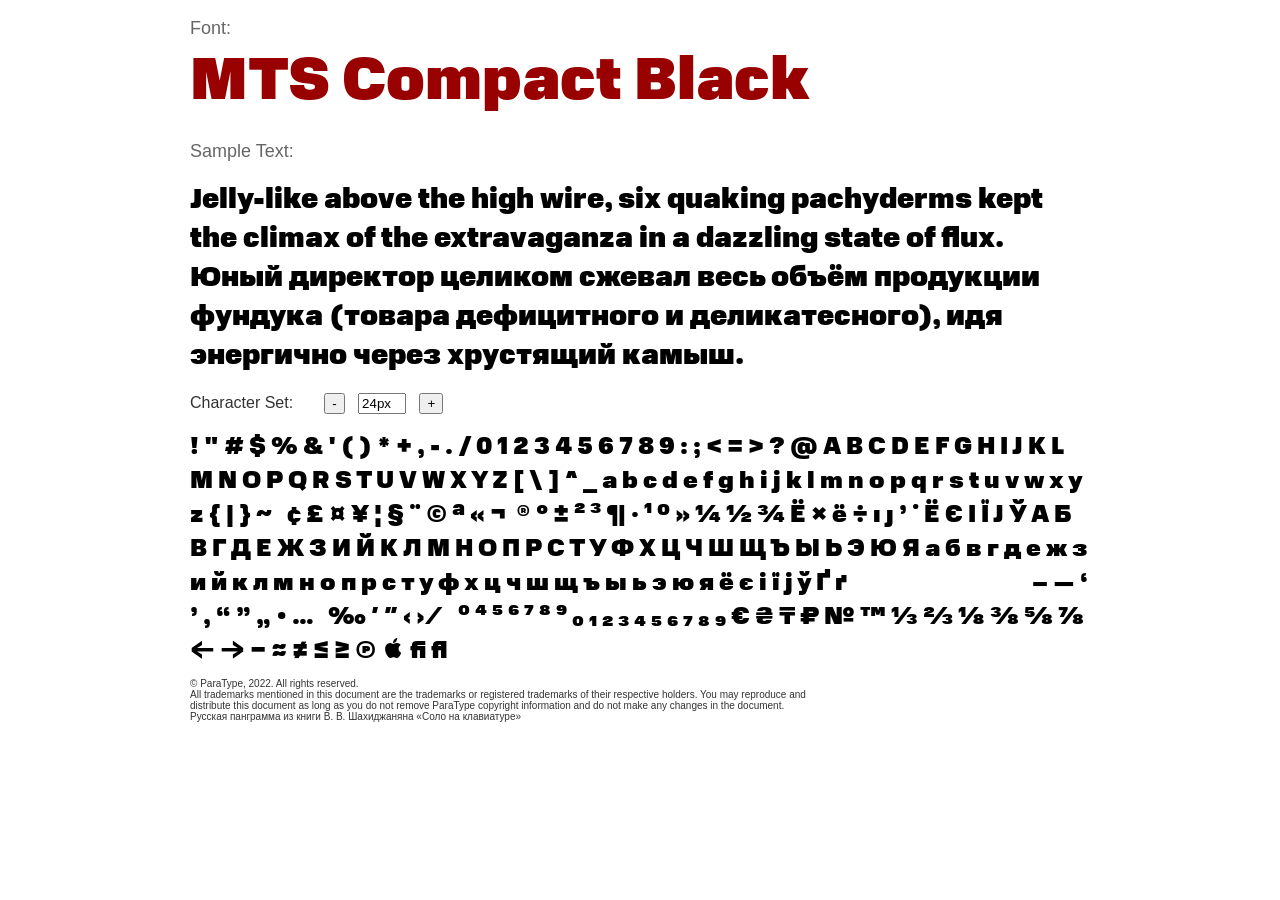
<file: app/frontend/static/fonts/Web/Compact/MTSCompact-Black/MTSCompact-Black.html>
<!DOCTYPE html PUBLIC "-//W3C//DTD XHTML 1.0 Strict//EN"
	"http://www.w3.org/TR/xhtml1/DTD/xhtml1-strict.dtd">

<html xmlns="http://www.w3.org/1999/xhtml" xml:lang="en" lang="en">
<head>
	<meta http-equiv="Content-Type" content="text/html; charset=1252"/>

<!--
These webfonts were purchased at www.ParaType.com
You can purchase them too. Please don't steal them.

Please don't remove this notice. Thanks.
-->	
	<title>Font Face Demo</title>
	<link rel="stylesheet" href="MTSCompact-Black.css" type="text/css" charset="utf-8">
	<style type="text/css" media="screen">
		body {font-family: Helvetica, Arial, sans-serif; color:#333333;}
		.MTSCompactBlack {
			font-family: 'MTSCompactBlack';
			font-weight: normal;
			font-style: normal;
			color:#000000;
		}

		.caption {
			font-size: 18px;
			color:#666666;
		}
		.FontName {
			font-size: 60px;
		}
		.CopyrightFont {
			font-size: 10px;
		}
		#container {
			width: 900px;
			margin-left: auto;
			margin-right: auto;
			overflow: none;
		}
		.samplebox {
			white-space:wrap;
			margin-top:10px;
			margin-bottom: 0px;
		}
	</style>
<script type="text/javascript">
	fsize = 24

function less()
{
	if (fsize > 2) {	
		fsize = fsize-1;
		p = document.getElementById('sample');
		p.style.fontSize = fsize + "px";
		document.getElementById('stext').value = fsize + "px";
	}
}	

function more()
{
	if (fsize < 100) {	
		fsize = fsize+1;
		setSize ()
	}
}	

function setSize ()
{
	p = document.getElementById('sample');
	p.style.fontSize = fsize + "px";
	document.getElementById('stext').value = fsize + "px";
}

function changeFSize()
{
	tsize = document.getElementById('stext').value;
	fsize = parseInt (tsize);
	setSize ();
	return false;
}
</script>	
</head>
<body>
	<div id="container">
<p class="caption">
Font: <br>

<span class="MTSCompactBlack samplebox" style="font-size:60px; color:#990000">
MTS Compact Black</span></p>

<p class="caption">
Sample Text:</p>
<p class="MTSCompactBlack samplebox" style="font-size:28px">
Jelly-like above the high wire, six quaking pachyderms kept the climax of the extravaganza in a dazzling state of flux.<br>&#1070;&#1085;&#1099;&#1081; &#1076;&#1080;&#1088;&#1077;&#1082;&#1090;&#1086;&#1088; &#1094;&#1077;&#1083;&#1080;&#1082;&#1086;&#1084; &#1089;&#1078;&#1077;&#1074;&#1072;&#1083; &#1074;&#1077;&#1089;&#1100; &#1086;&#1073;&#1098;&#1105;&#1084; &#1087;&#1088;&#1086;&#1076;&#1091;&#1082;&#1094;&#1080;&#1080; &#1092;&#1091;&#1085;&#1076;&#1091;&#1082;&#1072; (&#1090;&#1086;&#1074;&#1072;&#1088;&#1072;   &#1076;&#1077;&#1092;&#1080;&#1094;&#1080;&#1090;&#1085;&#1086;&#1075;&#1086; &#1080;&#160;&#1076;&#1077;&#1083;&#1080;&#1082;&#1072;&#1090;&#1077;&#1089;&#1085;&#1086;&#1075;&#1086;), &#1080;&#1076;&#1103; &#1101;&#1085;&#1077;&#1088;&#1075;&#1080;&#1095;&#1085;&#1086; &#1095;&#1077;&#1088;&#1077;&#1079; &#1093;&#1088;&#1091;&#1089;&#1090;&#1103;&#1097;&#1080;&#1081; &#1082;&#1072;&#1084;&#1099;&#1096;.</p>

<p class="caption">
<form onsubmit="return changeFSize();">
Character Set: &nbsp;&nbsp;&nbsp;&nbsp;&nbsp; <input type="button" value="-" onClick="less()"> &nbsp;&nbsp;<input id="stext" type="text" value="24px" style="width:40px"> &nbsp;&nbsp;<input type="button" value="+" onClick="more()"></p>
</form>
<p id="sample" class="MTSCompactBlack samplebox"  contenteditable="true" style="font-size:24px;">
&#33; &#34; &#35; &#36; &#37; &#38; &#39; &#40; &#41; &#42; &#43; &#44; &#45; &#46; &#47; &#48; &#49; &#50; &#51; &#52; &#53; &#54; &#55; &#56; &#57; &#58; &#59; &#60; &#61; &#62; &#63; &#64; &#65; &#66; &#67; &#68; &#69; &#70; &#71; &#72; &#73; &#74; &#75; &#76; &#77; &#78; &#79; &#80; &#81; &#82; &#83; &#84; &#85; &#86; &#87; &#88; &#89; &#90; &#91; &#92; &#93; &#94; &#95; &#97; &#98; &#99; &#100; &#101; &#102; &#103; &#104; &#105; &#106; &#107; &#108; &#109; &#110; &#111; &#112; &#113; &#114; &#115; &#116; &#117; &#118; &#119; &#120; &#121; &#122; &#123; &#124; &#125; &#126; &#160; &#162; &#163; &#164; &#165; &#166; &#167; &#168; &#169; &#170; &#171; &#172; &#173; &#174; &#176; &#177; &#178; &#179; &#182; &#183; &#185; &#186; &#187; &#188; &#189; &#190; &#203; &#215; &#235; &#247; &#305; &#567; &#700; &#729; &#1025; &#1028; &#1030; &#1031; &#1032; &#1038; &#1040; &#1041; &#1042; &#1043; &#1044; &#1045; &#1046; &#1047; &#1048; &#1049; &#1050; &#1051; &#1052; &#1053; &#1054; &#1055; &#1056; &#1057; &#1058; &#1059; &#1060; &#1061; &#1062; &#1063; &#1064; &#1065; &#1066; &#1067; &#1068; &#1069; &#1070; &#1071; &#1072; &#1073; &#1074; &#1075; &#1076; &#1077; &#1078; &#1079; &#1080; &#1081; &#1082; &#1083; &#1084; &#1085; &#1086; &#1087; &#1088; &#1089; &#1090; &#1091; &#1092; &#1093; &#1094; &#1095; &#1096; &#1097; &#1098; &#1099; &#1100; &#1101; &#1102; &#1103; &#1105; &#1108; &#1110; &#1111; &#1112; &#1118; &#1168; &#1169; &#8192; &#8193; &#8194; &#8195; &#8196; &#8197; &#8198; &#8199; &#8200; &#8201; &#8202; &#8203; &#8211; &#8212; &#8216; &#8217; &#8218; &#8220; &#8221; &#8222; &#8226; &#8230; &#8239; &#8240; &#8242; &#8243; &#8249; &#8250; &#8260; &#8287; &#8288; &#8304; &#8308; &#8309; &#8310; &#8311; &#8312; &#8313; &#8320; &#8321; &#8322; &#8323; &#8324; &#8325; &#8326; &#8327; &#8328; &#8329; &#8364; &#8372; &#8376; &#8381; &#8470; &#8482; &#8531; &#8532; &#8539; &#8540; &#8541; &#8542; &#8592; &#8594; &#8722; &#8776; &#8800; &#8804; &#8805; &#9413; &#63743; &#64257; &#64258; </p>

<p class="CopyrightFont">
&#169; ParaType, 2022. All rights reserved.<br>All trademarks mentioned in this document are the trademarks or registered trademarks of their respective holders. You may reproduce and<br>distribute this document as long as you do not remove ParaType copyright information and do not make any changes in the document.<br>&#1056;&#1091;&#1089;&#1089;&#1082;&#1072;&#1103; &#1087;&#1072;&#1085;&#1075;&#1088;&#1072;&#1084;&#1084;&#1072; &#1080;&#1079; &#1082;&#1085;&#1080;&#1075;&#1080; &#1042;.&#160;&#1042;.&#160;&#1064;&#1072;&#1093;&#1080;&#1076;&#1078;&#1072;&#1085;&#1103;&#1085;&#1072; &#171;&#1057;&#1086;&#1083;&#1086; &#1085;&#1072;&#160;&#1082;&#1083;&#1072;&#1074;&#1080;&#1072;&#1090;&#1091;&#1088;&#1077;&#187;</p>	</div>

</body>
</html>
</file>
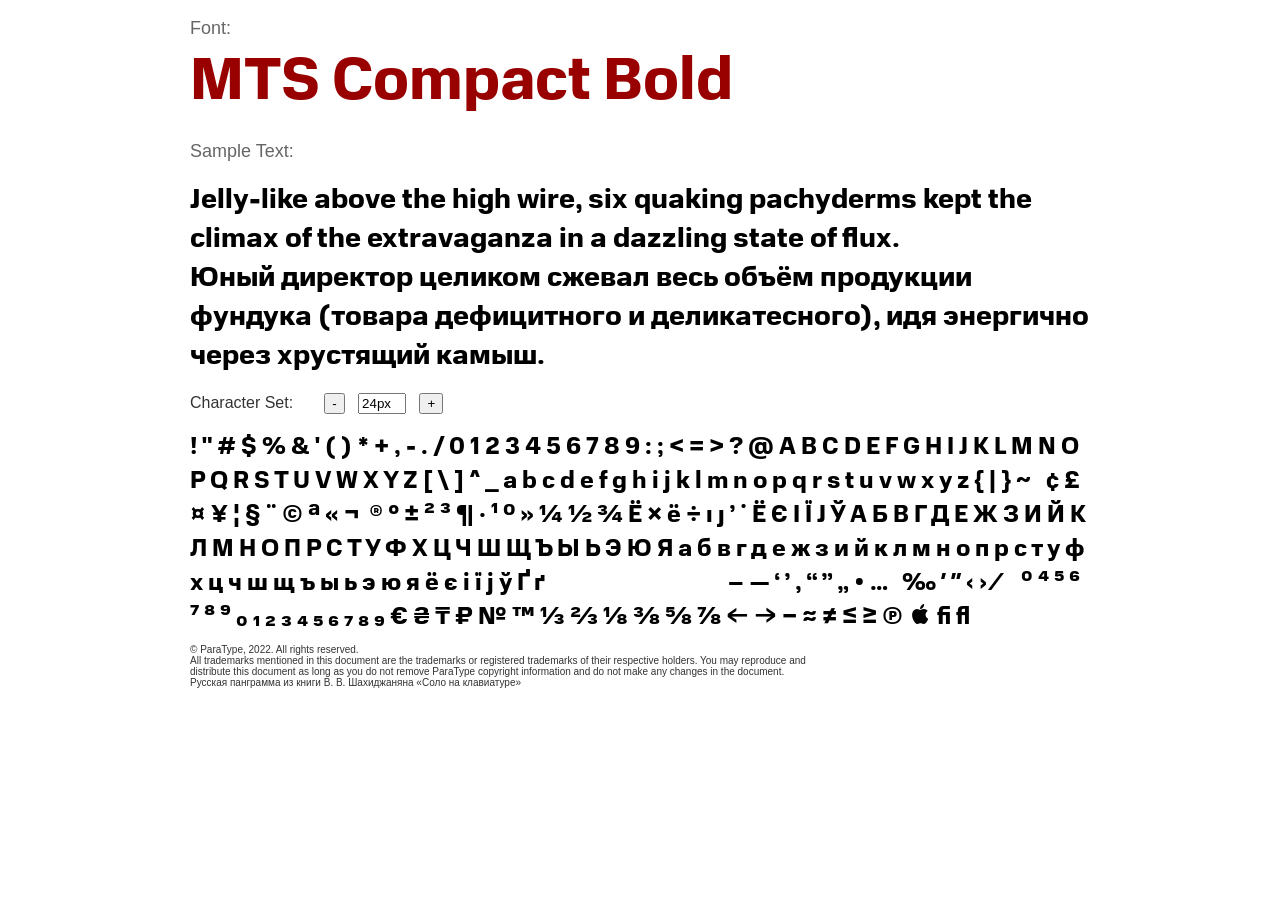
<file: app/frontend/static/fonts/Web/Compact/MTSCompact-Bold/MTSCompact-Bold.html>
<!DOCTYPE html PUBLIC "-//W3C//DTD XHTML 1.0 Strict//EN"
	"http://www.w3.org/TR/xhtml1/DTD/xhtml1-strict.dtd">

<html xmlns="http://www.w3.org/1999/xhtml" xml:lang="en" lang="en">
<head>
	<meta http-equiv="Content-Type" content="text/html; charset=1252"/>

<!--
These webfonts were purchased at www.ParaType.com
You can purchase them too. Please don't steal them.

Please don't remove this notice. Thanks.
-->	
	<title>Font Face Demo</title>
	<link rel="stylesheet" href="MTSCompact-Bold.css" type="text/css" charset="utf-8">
	<style type="text/css" media="screen">
		body {font-family: Helvetica, Arial, sans-serif; color:#333333;}
		.MTSCompactBold {
			font-family: 'MTSCompactBold';
			font-weight: normal;
			font-style: normal;
			color:#000000;
		}

		.caption {
			font-size: 18px;
			color:#666666;
		}
		.FontName {
			font-size: 60px;
		}
		.CopyrightFont {
			font-size: 10px;
		}
		#container {
			width: 900px;
			margin-left: auto;
			margin-right: auto;
			overflow: none;
		}
		.samplebox {
			white-space:wrap;
			margin-top:10px;
			margin-bottom: 0px;
		}
	</style>
<script type="text/javascript">
	fsize = 24

function less()
{
	if (fsize > 2) {	
		fsize = fsize-1;
		p = document.getElementById('sample');
		p.style.fontSize = fsize + "px";
		document.getElementById('stext').value = fsize + "px";
	}
}	

function more()
{
	if (fsize < 100) {	
		fsize = fsize+1;
		setSize ()
	}
}	

function setSize ()
{
	p = document.getElementById('sample');
	p.style.fontSize = fsize + "px";
	document.getElementById('stext').value = fsize + "px";
}

function changeFSize()
{
	tsize = document.getElementById('stext').value;
	fsize = parseInt (tsize);
	setSize ();
	return false;
}
</script>	
</head>
<body>
	<div id="container">
<p class="caption">
Font: <br>

<span class="MTSCompactBold samplebox" style="font-size:60px; color:#990000">
MTS Compact Bold</span></p>

<p class="caption">
Sample Text:</p>
<p class="MTSCompactBold samplebox" style="font-size:28px">
Jelly-like above the high wire, six quaking pachyderms kept the climax of the extravaganza in a dazzling state of flux.<br>&#1070;&#1085;&#1099;&#1081; &#1076;&#1080;&#1088;&#1077;&#1082;&#1090;&#1086;&#1088; &#1094;&#1077;&#1083;&#1080;&#1082;&#1086;&#1084; &#1089;&#1078;&#1077;&#1074;&#1072;&#1083; &#1074;&#1077;&#1089;&#1100; &#1086;&#1073;&#1098;&#1105;&#1084; &#1087;&#1088;&#1086;&#1076;&#1091;&#1082;&#1094;&#1080;&#1080; &#1092;&#1091;&#1085;&#1076;&#1091;&#1082;&#1072; (&#1090;&#1086;&#1074;&#1072;&#1088;&#1072;   &#1076;&#1077;&#1092;&#1080;&#1094;&#1080;&#1090;&#1085;&#1086;&#1075;&#1086; &#1080;&#160;&#1076;&#1077;&#1083;&#1080;&#1082;&#1072;&#1090;&#1077;&#1089;&#1085;&#1086;&#1075;&#1086;), &#1080;&#1076;&#1103; &#1101;&#1085;&#1077;&#1088;&#1075;&#1080;&#1095;&#1085;&#1086; &#1095;&#1077;&#1088;&#1077;&#1079; &#1093;&#1088;&#1091;&#1089;&#1090;&#1103;&#1097;&#1080;&#1081; &#1082;&#1072;&#1084;&#1099;&#1096;.</p>

<p class="caption">
<form onsubmit="return changeFSize();">
Character Set: &nbsp;&nbsp;&nbsp;&nbsp;&nbsp; <input type="button" value="-" onClick="less()"> &nbsp;&nbsp;<input id="stext" type="text" value="24px" style="width:40px"> &nbsp;&nbsp;<input type="button" value="+" onClick="more()"></p>
</form>
<p id="sample" class="MTSCompactBold samplebox"  contenteditable="true" style="font-size:24px;">
&#33; &#34; &#35; &#36; &#37; &#38; &#39; &#40; &#41; &#42; &#43; &#44; &#45; &#46; &#47; &#48; &#49; &#50; &#51; &#52; &#53; &#54; &#55; &#56; &#57; &#58; &#59; &#60; &#61; &#62; &#63; &#64; &#65; &#66; &#67; &#68; &#69; &#70; &#71; &#72; &#73; &#74; &#75; &#76; &#77; &#78; &#79; &#80; &#81; &#82; &#83; &#84; &#85; &#86; &#87; &#88; &#89; &#90; &#91; &#92; &#93; &#94; &#95; &#97; &#98; &#99; &#100; &#101; &#102; &#103; &#104; &#105; &#106; &#107; &#108; &#109; &#110; &#111; &#112; &#113; &#114; &#115; &#116; &#117; &#118; &#119; &#120; &#121; &#122; &#123; &#124; &#125; &#126; &#160; &#162; &#163; &#164; &#165; &#166; &#167; &#168; &#169; &#170; &#171; &#172; &#173; &#174; &#176; &#177; &#178; &#179; &#182; &#183; &#185; &#186; &#187; &#188; &#189; &#190; &#203; &#215; &#235; &#247; &#305; &#567; &#700; &#729; &#1025; &#1028; &#1030; &#1031; &#1032; &#1038; &#1040; &#1041; &#1042; &#1043; &#1044; &#1045; &#1046; &#1047; &#1048; &#1049; &#1050; &#1051; &#1052; &#1053; &#1054; &#1055; &#1056; &#1057; &#1058; &#1059; &#1060; &#1061; &#1062; &#1063; &#1064; &#1065; &#1066; &#1067; &#1068; &#1069; &#1070; &#1071; &#1072; &#1073; &#1074; &#1075; &#1076; &#1077; &#1078; &#1079; &#1080; &#1081; &#1082; &#1083; &#1084; &#1085; &#1086; &#1087; &#1088; &#1089; &#1090; &#1091; &#1092; &#1093; &#1094; &#1095; &#1096; &#1097; &#1098; &#1099; &#1100; &#1101; &#1102; &#1103; &#1105; &#1108; &#1110; &#1111; &#1112; &#1118; &#1168; &#1169; &#8192; &#8193; &#8194; &#8195; &#8196; &#8197; &#8198; &#8199; &#8200; &#8201; &#8202; &#8203; &#8211; &#8212; &#8216; &#8217; &#8218; &#8220; &#8221; &#8222; &#8226; &#8230; &#8239; &#8240; &#8242; &#8243; &#8249; &#8250; &#8260; &#8287; &#8288; &#8304; &#8308; &#8309; &#8310; &#8311; &#8312; &#8313; &#8320; &#8321; &#8322; &#8323; &#8324; &#8325; &#8326; &#8327; &#8328; &#8329; &#8364; &#8372; &#8376; &#8381; &#8470; &#8482; &#8531; &#8532; &#8539; &#8540; &#8541; &#8542; &#8592; &#8594; &#8722; &#8776; &#8800; &#8804; &#8805; &#9413; &#63743; &#64257; &#64258; </p>

<p class="CopyrightFont">
&#169; ParaType, 2022. All rights reserved.<br>All trademarks mentioned in this document are the trademarks or registered trademarks of their respective holders. You may reproduce and<br>distribute this document as long as you do not remove ParaType copyright information and do not make any changes in the document.<br>&#1056;&#1091;&#1089;&#1089;&#1082;&#1072;&#1103; &#1087;&#1072;&#1085;&#1075;&#1088;&#1072;&#1084;&#1084;&#1072; &#1080;&#1079; &#1082;&#1085;&#1080;&#1075;&#1080; &#1042;.&#160;&#1042;.&#160;&#1064;&#1072;&#1093;&#1080;&#1076;&#1078;&#1072;&#1085;&#1103;&#1085;&#1072; &#171;&#1057;&#1086;&#1083;&#1086; &#1085;&#1072;&#160;&#1082;&#1083;&#1072;&#1074;&#1080;&#1072;&#1090;&#1091;&#1088;&#1077;&#187;</p>	</div>

</body>
</html>
</file>
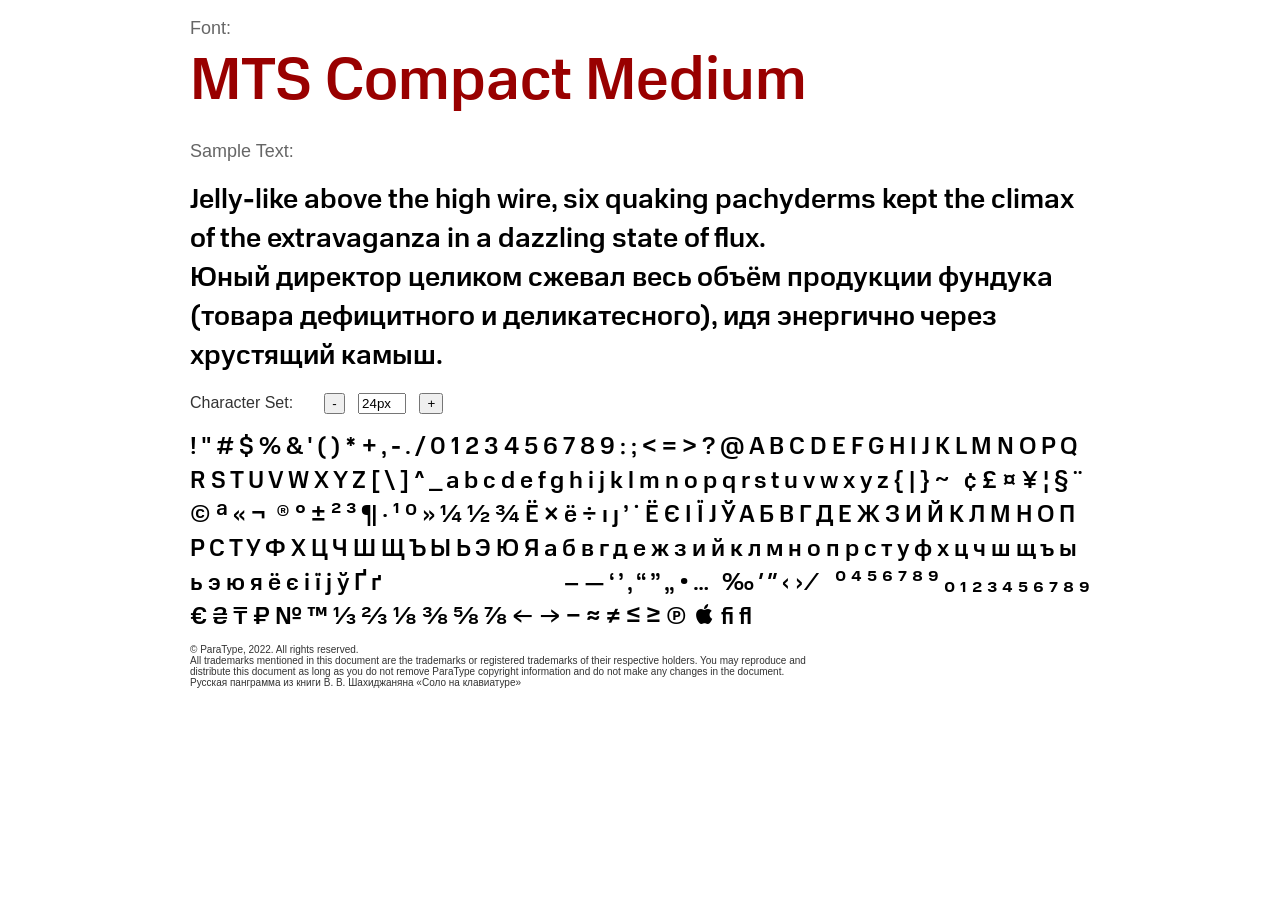
<file: app/frontend/static/fonts/Web/Compact/MTSCompact-Medium/MTSCompact-Medium.html>
<!DOCTYPE html PUBLIC "-//W3C//DTD XHTML 1.0 Strict//EN"
	"http://www.w3.org/TR/xhtml1/DTD/xhtml1-strict.dtd">

<html xmlns="http://www.w3.org/1999/xhtml" xml:lang="en" lang="en">
<head>
	<meta http-equiv="Content-Type" content="text/html; charset=1252"/>

<!--
These webfonts were purchased at www.ParaType.com
You can purchase them too. Please don't steal them.

Please don't remove this notice. Thanks.
-->	
	<title>Font Face Demo</title>
	<link rel="stylesheet" href="MTSCompact-Medium.css" type="text/css" charset="utf-8">
	<style type="text/css" media="screen">
		body {font-family: Helvetica, Arial, sans-serif; color:#333333;}
		.MTSCompactMedium {
			font-family: 'MTSCompactMedium';
			font-weight: normal;
			font-style: normal;
			color:#000000;
		}

		.caption {
			font-size: 18px;
			color:#666666;
		}
		.FontName {
			font-size: 60px;
		}
		.CopyrightFont {
			font-size: 10px;
		}
		#container {
			width: 900px;
			margin-left: auto;
			margin-right: auto;
			overflow: none;
		}
		.samplebox {
			white-space:wrap;
			margin-top:10px;
			margin-bottom: 0px;
		}
	</style>
<script type="text/javascript">
	fsize = 24

function less()
{
	if (fsize > 2) {	
		fsize = fsize-1;
		p = document.getElementById('sample');
		p.style.fontSize = fsize + "px";
		document.getElementById('stext').value = fsize + "px";
	}
}	

function more()
{
	if (fsize < 100) {	
		fsize = fsize+1;
		setSize ()
	}
}	

function setSize ()
{
	p = document.getElementById('sample');
	p.style.fontSize = fsize + "px";
	document.getElementById('stext').value = fsize + "px";
}

function changeFSize()
{
	tsize = document.getElementById('stext').value;
	fsize = parseInt (tsize);
	setSize ();
	return false;
}
</script>	
</head>
<body>
	<div id="container">
<p class="caption">
Font: <br>

<span class="MTSCompactMedium samplebox" style="font-size:60px; color:#990000">
MTS Compact Medium</span></p>

<p class="caption">
Sample Text:</p>
<p class="MTSCompactMedium samplebox" style="font-size:28px">
Jelly-like above the high wire, six quaking pachyderms kept the climax of the extravaganza in a dazzling state of flux.<br>&#1070;&#1085;&#1099;&#1081; &#1076;&#1080;&#1088;&#1077;&#1082;&#1090;&#1086;&#1088; &#1094;&#1077;&#1083;&#1080;&#1082;&#1086;&#1084; &#1089;&#1078;&#1077;&#1074;&#1072;&#1083; &#1074;&#1077;&#1089;&#1100; &#1086;&#1073;&#1098;&#1105;&#1084; &#1087;&#1088;&#1086;&#1076;&#1091;&#1082;&#1094;&#1080;&#1080; &#1092;&#1091;&#1085;&#1076;&#1091;&#1082;&#1072; (&#1090;&#1086;&#1074;&#1072;&#1088;&#1072;   &#1076;&#1077;&#1092;&#1080;&#1094;&#1080;&#1090;&#1085;&#1086;&#1075;&#1086; &#1080;&#160;&#1076;&#1077;&#1083;&#1080;&#1082;&#1072;&#1090;&#1077;&#1089;&#1085;&#1086;&#1075;&#1086;), &#1080;&#1076;&#1103; &#1101;&#1085;&#1077;&#1088;&#1075;&#1080;&#1095;&#1085;&#1086; &#1095;&#1077;&#1088;&#1077;&#1079; &#1093;&#1088;&#1091;&#1089;&#1090;&#1103;&#1097;&#1080;&#1081; &#1082;&#1072;&#1084;&#1099;&#1096;.</p>

<p class="caption">
<form onsubmit="return changeFSize();">
Character Set: &nbsp;&nbsp;&nbsp;&nbsp;&nbsp; <input type="button" value="-" onClick="less()"> &nbsp;&nbsp;<input id="stext" type="text" value="24px" style="width:40px"> &nbsp;&nbsp;<input type="button" value="+" onClick="more()"></p>
</form>
<p id="sample" class="MTSCompactMedium samplebox"  contenteditable="true" style="font-size:24px;">
&#33; &#34; &#35; &#36; &#37; &#38; &#39; &#40; &#41; &#42; &#43; &#44; &#45; &#46; &#47; &#48; &#49; &#50; &#51; &#52; &#53; &#54; &#55; &#56; &#57; &#58; &#59; &#60; &#61; &#62; &#63; &#64; &#65; &#66; &#67; &#68; &#69; &#70; &#71; &#72; &#73; &#74; &#75; &#76; &#77; &#78; &#79; &#80; &#81; &#82; &#83; &#84; &#85; &#86; &#87; &#88; &#89; &#90; &#91; &#92; &#93; &#94; &#95; &#97; &#98; &#99; &#100; &#101; &#102; &#103; &#104; &#105; &#106; &#107; &#108; &#109; &#110; &#111; &#112; &#113; &#114; &#115; &#116; &#117; &#118; &#119; &#120; &#121; &#122; &#123; &#124; &#125; &#126; &#160; &#162; &#163; &#164; &#165; &#166; &#167; &#168; &#169; &#170; &#171; &#172; &#173; &#174; &#176; &#177; &#178; &#179; &#182; &#183; &#185; &#186; &#187; &#188; &#189; &#190; &#203; &#215; &#235; &#247; &#305; &#567; &#700; &#729; &#1025; &#1028; &#1030; &#1031; &#1032; &#1038; &#1040; &#1041; &#1042; &#1043; &#1044; &#1045; &#1046; &#1047; &#1048; &#1049; &#1050; &#1051; &#1052; &#1053; &#1054; &#1055; &#1056; &#1057; &#1058; &#1059; &#1060; &#1061; &#1062; &#1063; &#1064; &#1065; &#1066; &#1067; &#1068; &#1069; &#1070; &#1071; &#1072; &#1073; &#1074; &#1075; &#1076; &#1077; &#1078; &#1079; &#1080; &#1081; &#1082; &#1083; &#1084; &#1085; &#1086; &#1087; &#1088; &#1089; &#1090; &#1091; &#1092; &#1093; &#1094; &#1095; &#1096; &#1097; &#1098; &#1099; &#1100; &#1101; &#1102; &#1103; &#1105; &#1108; &#1110; &#1111; &#1112; &#1118; &#1168; &#1169; &#8192; &#8193; &#8194; &#8195; &#8196; &#8197; &#8198; &#8199; &#8200; &#8201; &#8202; &#8203; &#8211; &#8212; &#8216; &#8217; &#8218; &#8220; &#8221; &#8222; &#8226; &#8230; &#8239; &#8240; &#8242; &#8243; &#8249; &#8250; &#8260; &#8287; &#8288; &#8304; &#8308; &#8309; &#8310; &#8311; &#8312; &#8313; &#8320; &#8321; &#8322; &#8323; &#8324; &#8325; &#8326; &#8327; &#8328; &#8329; &#8364; &#8372; &#8376; &#8381; &#8470; &#8482; &#8531; &#8532; &#8539; &#8540; &#8541; &#8542; &#8592; &#8594; &#8722; &#8776; &#8800; &#8804; &#8805; &#9413; &#63743; &#64257; &#64258; </p>

<p class="CopyrightFont">
&#169; ParaType, 2022. All rights reserved.<br>All trademarks mentioned in this document are the trademarks or registered trademarks of their respective holders. You may reproduce and<br>distribute this document as long as you do not remove ParaType copyright information and do not make any changes in the document.<br>&#1056;&#1091;&#1089;&#1089;&#1082;&#1072;&#1103; &#1087;&#1072;&#1085;&#1075;&#1088;&#1072;&#1084;&#1084;&#1072; &#1080;&#1079; &#1082;&#1085;&#1080;&#1075;&#1080; &#1042;.&#160;&#1042;.&#160;&#1064;&#1072;&#1093;&#1080;&#1076;&#1078;&#1072;&#1085;&#1103;&#1085;&#1072; &#171;&#1057;&#1086;&#1083;&#1086; &#1085;&#1072;&#160;&#1082;&#1083;&#1072;&#1074;&#1080;&#1072;&#1090;&#1091;&#1088;&#1077;&#187;</p>	</div>

</body>
</html>
</file>
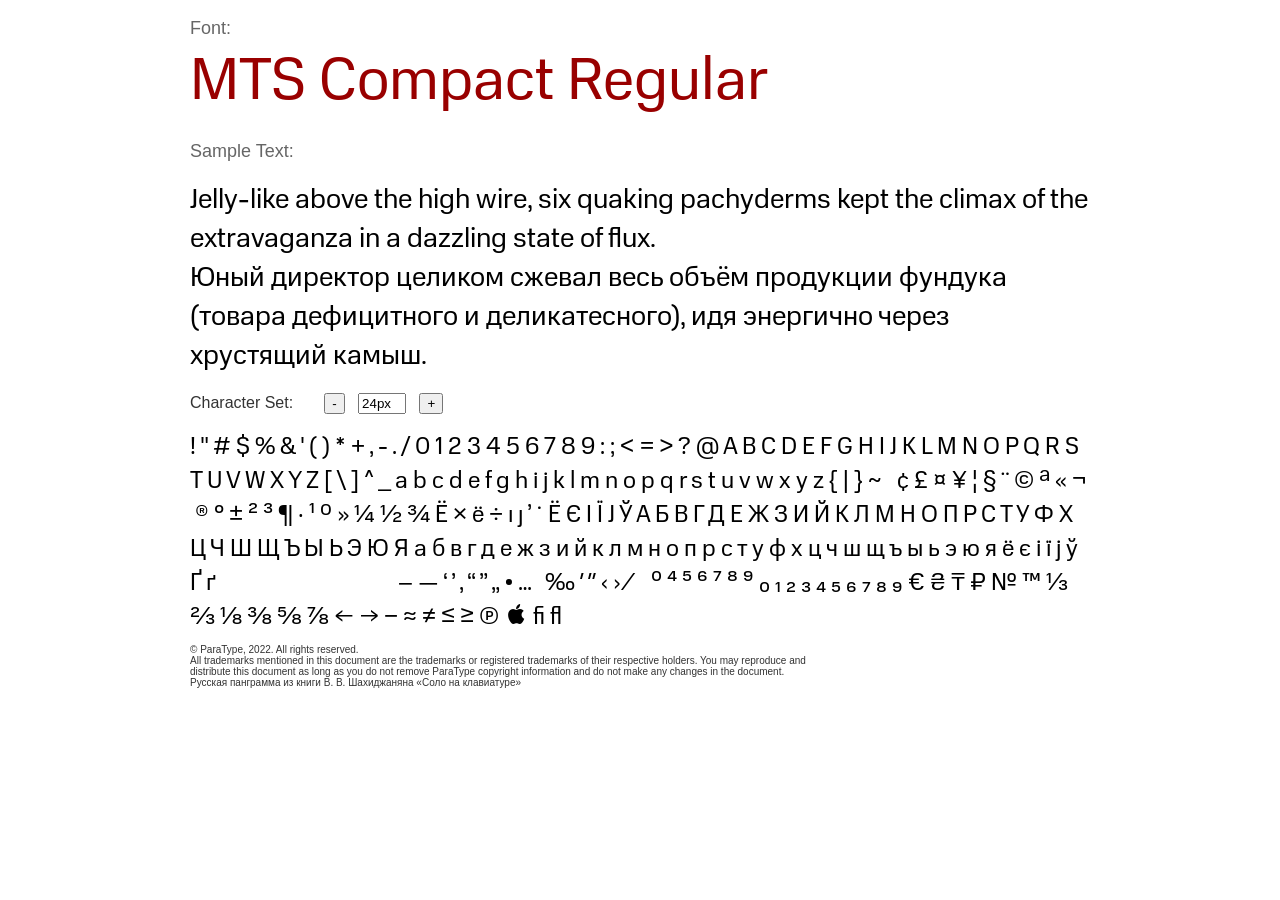
<file: app/frontend/static/fonts/Web/Compact/MTSCompact-Regular/MTSCompact-Regular.html>
<!DOCTYPE html PUBLIC "-//W3C//DTD XHTML 1.0 Strict//EN"
	"http://www.w3.org/TR/xhtml1/DTD/xhtml1-strict.dtd">

<html xmlns="http://www.w3.org/1999/xhtml" xml:lang="en" lang="en">
<head>
	<meta http-equiv="Content-Type" content="text/html; charset=1252"/>

<!--
These webfonts were purchased at www.ParaType.com
You can purchase them too. Please don't steal them.

Please don't remove this notice. Thanks.
-->	
	<title>Font Face Demo</title>
	<link rel="stylesheet" href="MTSCompact-Regular.css" type="text/css" charset="utf-8">
	<style type="text/css" media="screen">
		body {font-family: Helvetica, Arial, sans-serif; color:#333333;}
		.MTSCompactRegular {
			font-family: 'MTSCompactRegular';
			font-weight: normal;
			font-style: normal;
			color:#000000;
		}

		.caption {
			font-size: 18px;
			color:#666666;
		}
		.FontName {
			font-size: 60px;
		}
		.CopyrightFont {
			font-size: 10px;
		}
		#container {
			width: 900px;
			margin-left: auto;
			margin-right: auto;
			overflow: none;
		}
		.samplebox {
			white-space:wrap;
			margin-top:10px;
			margin-bottom: 0px;
		}
	</style>
<script type="text/javascript">
	fsize = 24

function less()
{
	if (fsize > 2) {	
		fsize = fsize-1;
		p = document.getElementById('sample');
		p.style.fontSize = fsize + "px";
		document.getElementById('stext').value = fsize + "px";
	}
}	

function more()
{
	if (fsize < 100) {	
		fsize = fsize+1;
		setSize ()
	}
}	

function setSize ()
{
	p = document.getElementById('sample');
	p.style.fontSize = fsize + "px";
	document.getElementById('stext').value = fsize + "px";
}

function changeFSize()
{
	tsize = document.getElementById('stext').value;
	fsize = parseInt (tsize);
	setSize ();
	return false;
}
</script>	
</head>
<body>
	<div id="container">
<p class="caption">
Font: <br>

<span class="MTSCompactRegular samplebox" style="font-size:60px; color:#990000">
MTS Compact Regular</span></p>

<p class="caption">
Sample Text:</p>
<p class="MTSCompactRegular samplebox" style="font-size:28px">
Jelly-like above the high wire, six quaking pachyderms kept the climax of the extravaganza in a dazzling state of flux.<br>&#1070;&#1085;&#1099;&#1081; &#1076;&#1080;&#1088;&#1077;&#1082;&#1090;&#1086;&#1088; &#1094;&#1077;&#1083;&#1080;&#1082;&#1086;&#1084; &#1089;&#1078;&#1077;&#1074;&#1072;&#1083; &#1074;&#1077;&#1089;&#1100; &#1086;&#1073;&#1098;&#1105;&#1084; &#1087;&#1088;&#1086;&#1076;&#1091;&#1082;&#1094;&#1080;&#1080; &#1092;&#1091;&#1085;&#1076;&#1091;&#1082;&#1072; (&#1090;&#1086;&#1074;&#1072;&#1088;&#1072;   &#1076;&#1077;&#1092;&#1080;&#1094;&#1080;&#1090;&#1085;&#1086;&#1075;&#1086; &#1080;&#160;&#1076;&#1077;&#1083;&#1080;&#1082;&#1072;&#1090;&#1077;&#1089;&#1085;&#1086;&#1075;&#1086;), &#1080;&#1076;&#1103; &#1101;&#1085;&#1077;&#1088;&#1075;&#1080;&#1095;&#1085;&#1086; &#1095;&#1077;&#1088;&#1077;&#1079; &#1093;&#1088;&#1091;&#1089;&#1090;&#1103;&#1097;&#1080;&#1081; &#1082;&#1072;&#1084;&#1099;&#1096;.</p>

<p class="caption">
<form onsubmit="return changeFSize();">
Character Set: &nbsp;&nbsp;&nbsp;&nbsp;&nbsp; <input type="button" value="-" onClick="less()"> &nbsp;&nbsp;<input id="stext" type="text" value="24px" style="width:40px"> &nbsp;&nbsp;<input type="button" value="+" onClick="more()"></p>
</form>
<p id="sample" class="MTSCompactRegular samplebox"  contenteditable="true" style="font-size:24px;">
&#33; &#34; &#35; &#36; &#37; &#38; &#39; &#40; &#41; &#42; &#43; &#44; &#45; &#46; &#47; &#48; &#49; &#50; &#51; &#52; &#53; &#54; &#55; &#56; &#57; &#58; &#59; &#60; &#61; &#62; &#63; &#64; &#65; &#66; &#67; &#68; &#69; &#70; &#71; &#72; &#73; &#74; &#75; &#76; &#77; &#78; &#79; &#80; &#81; &#82; &#83; &#84; &#85; &#86; &#87; &#88; &#89; &#90; &#91; &#92; &#93; &#94; &#95; &#97; &#98; &#99; &#100; &#101; &#102; &#103; &#104; &#105; &#106; &#107; &#108; &#109; &#110; &#111; &#112; &#113; &#114; &#115; &#116; &#117; &#118; &#119; &#120; &#121; &#122; &#123; &#124; &#125; &#126; &#160; &#162; &#163; &#164; &#165; &#166; &#167; &#168; &#169; &#170; &#171; &#172; &#173; &#174; &#176; &#177; &#178; &#179; &#182; &#183; &#185; &#186; &#187; &#188; &#189; &#190; &#203; &#215; &#235; &#247; &#305; &#567; &#700; &#729; &#1025; &#1028; &#1030; &#1031; &#1032; &#1038; &#1040; &#1041; &#1042; &#1043; &#1044; &#1045; &#1046; &#1047; &#1048; &#1049; &#1050; &#1051; &#1052; &#1053; &#1054; &#1055; &#1056; &#1057; &#1058; &#1059; &#1060; &#1061; &#1062; &#1063; &#1064; &#1065; &#1066; &#1067; &#1068; &#1069; &#1070; &#1071; &#1072; &#1073; &#1074; &#1075; &#1076; &#1077; &#1078; &#1079; &#1080; &#1081; &#1082; &#1083; &#1084; &#1085; &#1086; &#1087; &#1088; &#1089; &#1090; &#1091; &#1092; &#1093; &#1094; &#1095; &#1096; &#1097; &#1098; &#1099; &#1100; &#1101; &#1102; &#1103; &#1105; &#1108; &#1110; &#1111; &#1112; &#1118; &#1168; &#1169; &#8192; &#8193; &#8194; &#8195; &#8196; &#8197; &#8198; &#8199; &#8200; &#8201; &#8202; &#8203; &#8211; &#8212; &#8216; &#8217; &#8218; &#8220; &#8221; &#8222; &#8226; &#8230; &#8239; &#8240; &#8242; &#8243; &#8249; &#8250; &#8260; &#8287; &#8288; &#8304; &#8308; &#8309; &#8310; &#8311; &#8312; &#8313; &#8320; &#8321; &#8322; &#8323; &#8324; &#8325; &#8326; &#8327; &#8328; &#8329; &#8364; &#8372; &#8376; &#8381; &#8470; &#8482; &#8531; &#8532; &#8539; &#8540; &#8541; &#8542; &#8592; &#8594; &#8722; &#8776; &#8800; &#8804; &#8805; &#9413; &#63743; &#64257; &#64258; </p>

<p class="CopyrightFont">
&#169; ParaType, 2022. All rights reserved.<br>All trademarks mentioned in this document are the trademarks or registered trademarks of their respective holders. You may reproduce and<br>distribute this document as long as you do not remove ParaType copyright information and do not make any changes in the document.<br>&#1056;&#1091;&#1089;&#1089;&#1082;&#1072;&#1103; &#1087;&#1072;&#1085;&#1075;&#1088;&#1072;&#1084;&#1084;&#1072; &#1080;&#1079; &#1082;&#1085;&#1080;&#1075;&#1080; &#1042;.&#160;&#1042;.&#160;&#1064;&#1072;&#1093;&#1080;&#1076;&#1078;&#1072;&#1085;&#1103;&#1085;&#1072; &#171;&#1057;&#1086;&#1083;&#1086; &#1085;&#1072;&#160;&#1082;&#1083;&#1072;&#1074;&#1080;&#1072;&#1090;&#1091;&#1088;&#1077;&#187;</p>	</div>

</body>
</html>
</file>
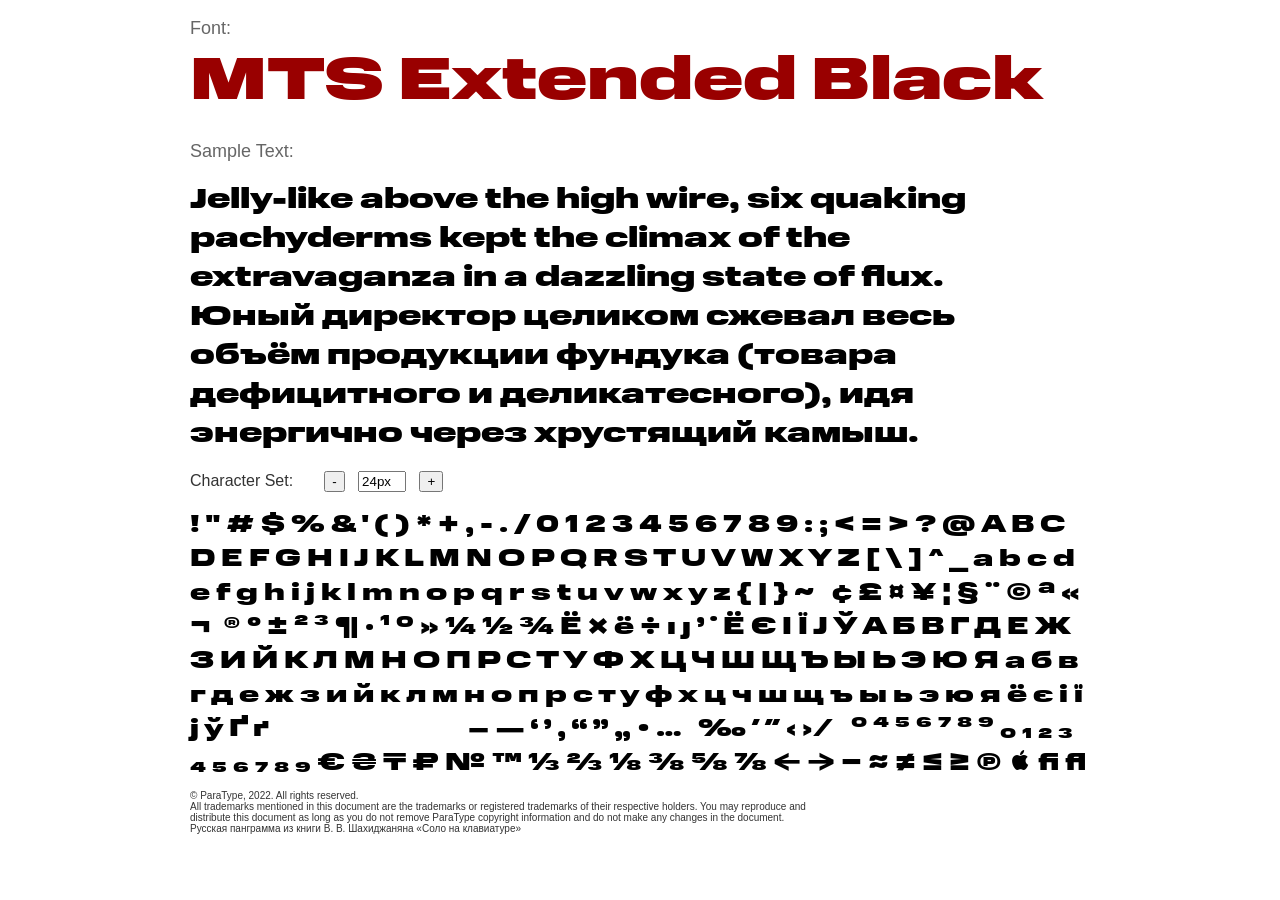
<file: app/frontend/static/fonts/Web/Extended/MTSExtended-Black/MTSExtended-Black.html>
<!DOCTYPE html PUBLIC "-//W3C//DTD XHTML 1.0 Strict//EN"
	"http://www.w3.org/TR/xhtml1/DTD/xhtml1-strict.dtd">

<html xmlns="http://www.w3.org/1999/xhtml" xml:lang="en" lang="en">
<head>
	<meta http-equiv="Content-Type" content="text/html; charset=1252"/>

<!--
These webfonts were purchased at www.ParaType.com
You can purchase them too. Please don't steal them.

Please don't remove this notice. Thanks.
-->	
	<title>Font Face Demo</title>
	<link rel="stylesheet" href="MTSExtended-Black.css" type="text/css" charset="utf-8">
	<style type="text/css" media="screen">
		body {font-family: Helvetica, Arial, sans-serif; color:#333333;}
		.MTSExtendedBlack {
			font-family: 'MTSExtendedBlack';
			font-weight: normal;
			font-style: normal;
			color:#000000;
		}

		.caption {
			font-size: 18px;
			color:#666666;
		}
		.FontName {
			font-size: 60px;
		}
		.CopyrightFont {
			font-size: 10px;
		}
		#container {
			width: 900px;
			margin-left: auto;
			margin-right: auto;
			overflow: none;
		}
		.samplebox {
			white-space:wrap;
			margin-top:10px;
			margin-bottom: 0px;
		}
	</style>
<script type="text/javascript">
	fsize = 24

function less()
{
	if (fsize > 2) {	
		fsize = fsize-1;
		p = document.getElementById('sample');
		p.style.fontSize = fsize + "px";
		document.getElementById('stext').value = fsize + "px";
	}
}	

function more()
{
	if (fsize < 100) {	
		fsize = fsize+1;
		setSize ()
	}
}	

function setSize ()
{
	p = document.getElementById('sample');
	p.style.fontSize = fsize + "px";
	document.getElementById('stext').value = fsize + "px";
}

function changeFSize()
{
	tsize = document.getElementById('stext').value;
	fsize = parseInt (tsize);
	setSize ();
	return false;
}
</script>	
</head>
<body>
	<div id="container">
<p class="caption">
Font: <br>

<span class="MTSExtendedBlack samplebox" style="font-size:60px; color:#990000">
MTS Extended Black</span></p>

<p class="caption">
Sample Text:</p>
<p class="MTSExtendedBlack samplebox" style="font-size:28px">
Jelly-like above the high wire, six quaking pachyderms kept the climax of the extravaganza in a dazzling state of flux.<br>&#1070;&#1085;&#1099;&#1081; &#1076;&#1080;&#1088;&#1077;&#1082;&#1090;&#1086;&#1088; &#1094;&#1077;&#1083;&#1080;&#1082;&#1086;&#1084; &#1089;&#1078;&#1077;&#1074;&#1072;&#1083; &#1074;&#1077;&#1089;&#1100; &#1086;&#1073;&#1098;&#1105;&#1084; &#1087;&#1088;&#1086;&#1076;&#1091;&#1082;&#1094;&#1080;&#1080; &#1092;&#1091;&#1085;&#1076;&#1091;&#1082;&#1072; (&#1090;&#1086;&#1074;&#1072;&#1088;&#1072;   &#1076;&#1077;&#1092;&#1080;&#1094;&#1080;&#1090;&#1085;&#1086;&#1075;&#1086; &#1080;&#160;&#1076;&#1077;&#1083;&#1080;&#1082;&#1072;&#1090;&#1077;&#1089;&#1085;&#1086;&#1075;&#1086;), &#1080;&#1076;&#1103; &#1101;&#1085;&#1077;&#1088;&#1075;&#1080;&#1095;&#1085;&#1086; &#1095;&#1077;&#1088;&#1077;&#1079; &#1093;&#1088;&#1091;&#1089;&#1090;&#1103;&#1097;&#1080;&#1081; &#1082;&#1072;&#1084;&#1099;&#1096;.</p>

<p class="caption">
<form onsubmit="return changeFSize();">
Character Set: &nbsp;&nbsp;&nbsp;&nbsp;&nbsp; <input type="button" value="-" onClick="less()"> &nbsp;&nbsp;<input id="stext" type="text" value="24px" style="width:40px"> &nbsp;&nbsp;<input type="button" value="+" onClick="more()"></p>
</form>
<p id="sample" class="MTSExtendedBlack samplebox"  contenteditable="true" style="font-size:24px;">
&#33; &#34; &#35; &#36; &#37; &#38; &#39; &#40; &#41; &#42; &#43; &#44; &#45; &#46; &#47; &#48; &#49; &#50; &#51; &#52; &#53; &#54; &#55; &#56; &#57; &#58; &#59; &#60; &#61; &#62; &#63; &#64; &#65; &#66; &#67; &#68; &#69; &#70; &#71; &#72; &#73; &#74; &#75; &#76; &#77; &#78; &#79; &#80; &#81; &#82; &#83; &#84; &#85; &#86; &#87; &#88; &#89; &#90; &#91; &#92; &#93; &#94; &#95; &#97; &#98; &#99; &#100; &#101; &#102; &#103; &#104; &#105; &#106; &#107; &#108; &#109; &#110; &#111; &#112; &#113; &#114; &#115; &#116; &#117; &#118; &#119; &#120; &#121; &#122; &#123; &#124; &#125; &#126; &#160; &#162; &#163; &#164; &#165; &#166; &#167; &#168; &#169; &#170; &#171; &#172; &#173; &#174; &#176; &#177; &#178; &#179; &#182; &#183; &#185; &#186; &#187; &#188; &#189; &#190; &#203; &#215; &#235; &#247; &#305; &#567; &#700; &#729; &#1025; &#1028; &#1030; &#1031; &#1032; &#1038; &#1040; &#1041; &#1042; &#1043; &#1044; &#1045; &#1046; &#1047; &#1048; &#1049; &#1050; &#1051; &#1052; &#1053; &#1054; &#1055; &#1056; &#1057; &#1058; &#1059; &#1060; &#1061; &#1062; &#1063; &#1064; &#1065; &#1066; &#1067; &#1068; &#1069; &#1070; &#1071; &#1072; &#1073; &#1074; &#1075; &#1076; &#1077; &#1078; &#1079; &#1080; &#1081; &#1082; &#1083; &#1084; &#1085; &#1086; &#1087; &#1088; &#1089; &#1090; &#1091; &#1092; &#1093; &#1094; &#1095; &#1096; &#1097; &#1098; &#1099; &#1100; &#1101; &#1102; &#1103; &#1105; &#1108; &#1110; &#1111; &#1112; &#1118; &#1168; &#1169; &#8192; &#8193; &#8194; &#8195; &#8196; &#8197; &#8198; &#8199; &#8200; &#8201; &#8202; &#8203; &#8211; &#8212; &#8216; &#8217; &#8218; &#8220; &#8221; &#8222; &#8226; &#8230; &#8239; &#8240; &#8242; &#8243; &#8249; &#8250; &#8260; &#8287; &#8288; &#8304; &#8308; &#8309; &#8310; &#8311; &#8312; &#8313; &#8320; &#8321; &#8322; &#8323; &#8324; &#8325; &#8326; &#8327; &#8328; &#8329; &#8364; &#8372; &#8376; &#8381; &#8470; &#8482; &#8531; &#8532; &#8539; &#8540; &#8541; &#8542; &#8592; &#8594; &#8722; &#8776; &#8800; &#8804; &#8805; &#9413; &#63743; &#64257; &#64258; </p>

<p class="CopyrightFont">
&#169; ParaType, 2022. All rights reserved.<br>All trademarks mentioned in this document are the trademarks or registered trademarks of their respective holders. You may reproduce and<br>distribute this document as long as you do not remove ParaType copyright information and do not make any changes in the document.<br>&#1056;&#1091;&#1089;&#1089;&#1082;&#1072;&#1103; &#1087;&#1072;&#1085;&#1075;&#1088;&#1072;&#1084;&#1084;&#1072; &#1080;&#1079; &#1082;&#1085;&#1080;&#1075;&#1080; &#1042;.&#160;&#1042;.&#160;&#1064;&#1072;&#1093;&#1080;&#1076;&#1078;&#1072;&#1085;&#1103;&#1085;&#1072; &#171;&#1057;&#1086;&#1083;&#1086; &#1085;&#1072;&#160;&#1082;&#1083;&#1072;&#1074;&#1080;&#1072;&#1090;&#1091;&#1088;&#1077;&#187;</p>	</div>

</body>
</html>
</file>
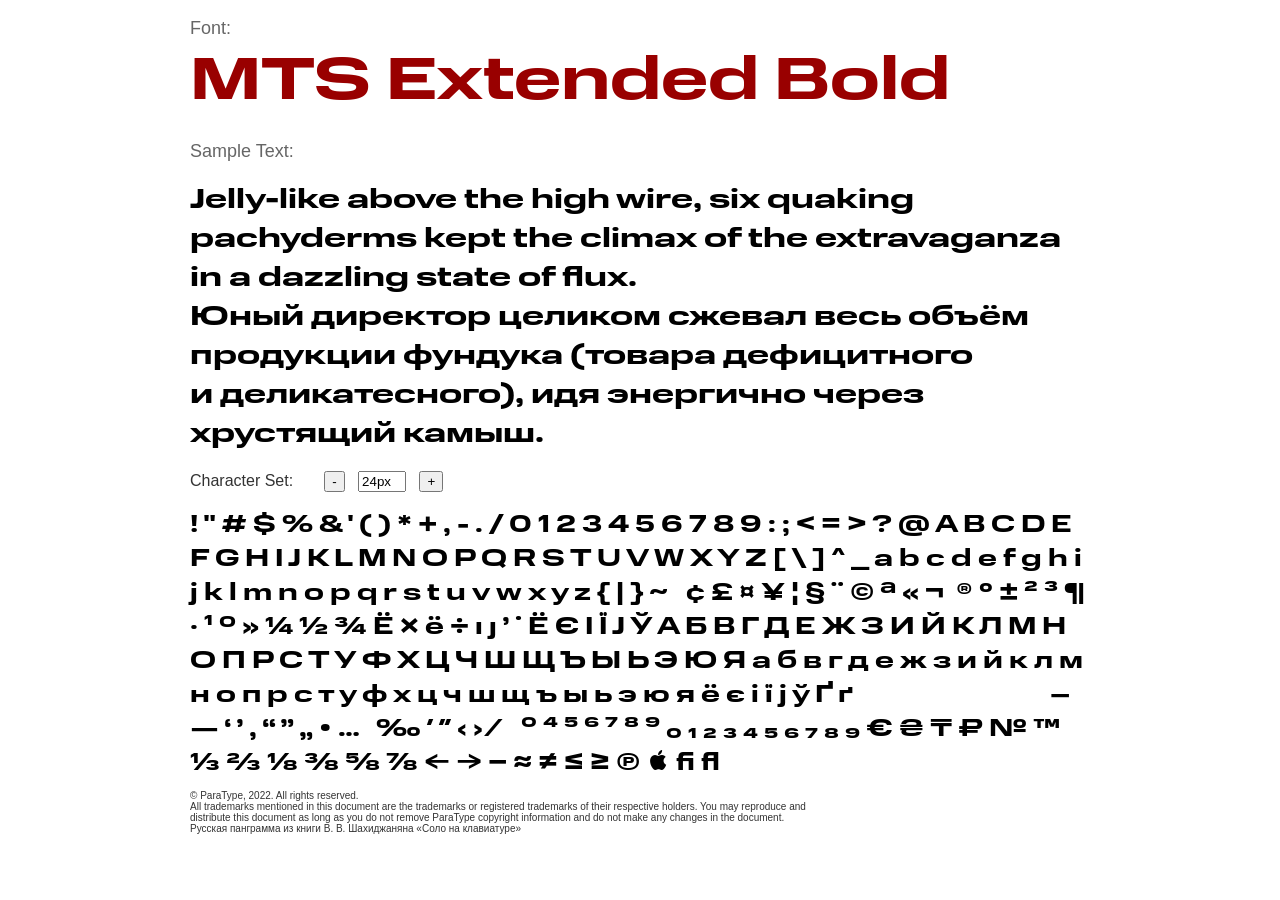
<file: app/frontend/static/fonts/Web/Extended/MTSExtended-Bold/MTSExtended-Bold.html>
<!DOCTYPE html PUBLIC "-//W3C//DTD XHTML 1.0 Strict//EN"
	"http://www.w3.org/TR/xhtml1/DTD/xhtml1-strict.dtd">

<html xmlns="http://www.w3.org/1999/xhtml" xml:lang="en" lang="en">
<head>
	<meta http-equiv="Content-Type" content="text/html; charset=1252"/>

<!--
These webfonts were purchased at www.ParaType.com
You can purchase them too. Please don't steal them.

Please don't remove this notice. Thanks.
-->	
	<title>Font Face Demo</title>
	<link rel="stylesheet" href="MTSExtended-Bold.css" type="text/css" charset="utf-8">
	<style type="text/css" media="screen">
		body {font-family: Helvetica, Arial, sans-serif; color:#333333;}
		.MTSExtendedBold {
			font-family: 'MTSExtendedBold';
			font-weight: normal;
			font-style: normal;
			color:#000000;
		}

		.caption {
			font-size: 18px;
			color:#666666;
		}
		.FontName {
			font-size: 60px;
		}
		.CopyrightFont {
			font-size: 10px;
		}
		#container {
			width: 900px;
			margin-left: auto;
			margin-right: auto;
			overflow: none;
		}
		.samplebox {
			white-space:wrap;
			margin-top:10px;
			margin-bottom: 0px;
		}
	</style>
<script type="text/javascript">
	fsize = 24

function less()
{
	if (fsize > 2) {	
		fsize = fsize-1;
		p = document.getElementById('sample');
		p.style.fontSize = fsize + "px";
		document.getElementById('stext').value = fsize + "px";
	}
}	

function more()
{
	if (fsize < 100) {	
		fsize = fsize+1;
		setSize ()
	}
}	

function setSize ()
{
	p = document.getElementById('sample');
	p.style.fontSize = fsize + "px";
	document.getElementById('stext').value = fsize + "px";
}

function changeFSize()
{
	tsize = document.getElementById('stext').value;
	fsize = parseInt (tsize);
	setSize ();
	return false;
}
</script>	
</head>
<body>
	<div id="container">
<p class="caption">
Font: <br>

<span class="MTSExtendedBold samplebox" style="font-size:60px; color:#990000">
MTS Extended Bold</span></p>

<p class="caption">
Sample Text:</p>
<p class="MTSExtendedBold samplebox" style="font-size:28px">
Jelly-like above the high wire, six quaking pachyderms kept the climax of the extravaganza in a dazzling state of flux.<br>&#1070;&#1085;&#1099;&#1081; &#1076;&#1080;&#1088;&#1077;&#1082;&#1090;&#1086;&#1088; &#1094;&#1077;&#1083;&#1080;&#1082;&#1086;&#1084; &#1089;&#1078;&#1077;&#1074;&#1072;&#1083; &#1074;&#1077;&#1089;&#1100; &#1086;&#1073;&#1098;&#1105;&#1084; &#1087;&#1088;&#1086;&#1076;&#1091;&#1082;&#1094;&#1080;&#1080; &#1092;&#1091;&#1085;&#1076;&#1091;&#1082;&#1072; (&#1090;&#1086;&#1074;&#1072;&#1088;&#1072;   &#1076;&#1077;&#1092;&#1080;&#1094;&#1080;&#1090;&#1085;&#1086;&#1075;&#1086; &#1080;&#160;&#1076;&#1077;&#1083;&#1080;&#1082;&#1072;&#1090;&#1077;&#1089;&#1085;&#1086;&#1075;&#1086;), &#1080;&#1076;&#1103; &#1101;&#1085;&#1077;&#1088;&#1075;&#1080;&#1095;&#1085;&#1086; &#1095;&#1077;&#1088;&#1077;&#1079; &#1093;&#1088;&#1091;&#1089;&#1090;&#1103;&#1097;&#1080;&#1081; &#1082;&#1072;&#1084;&#1099;&#1096;.</p>

<p class="caption">
<form onsubmit="return changeFSize();">
Character Set: &nbsp;&nbsp;&nbsp;&nbsp;&nbsp; <input type="button" value="-" onClick="less()"> &nbsp;&nbsp;<input id="stext" type="text" value="24px" style="width:40px"> &nbsp;&nbsp;<input type="button" value="+" onClick="more()"></p>
</form>
<p id="sample" class="MTSExtendedBold samplebox"  contenteditable="true" style="font-size:24px;">
&#33; &#34; &#35; &#36; &#37; &#38; &#39; &#40; &#41; &#42; &#43; &#44; &#45; &#46; &#47; &#48; &#49; &#50; &#51; &#52; &#53; &#54; &#55; &#56; &#57; &#58; &#59; &#60; &#61; &#62; &#63; &#64; &#65; &#66; &#67; &#68; &#69; &#70; &#71; &#72; &#73; &#74; &#75; &#76; &#77; &#78; &#79; &#80; &#81; &#82; &#83; &#84; &#85; &#86; &#87; &#88; &#89; &#90; &#91; &#92; &#93; &#94; &#95; &#97; &#98; &#99; &#100; &#101; &#102; &#103; &#104; &#105; &#106; &#107; &#108; &#109; &#110; &#111; &#112; &#113; &#114; &#115; &#116; &#117; &#118; &#119; &#120; &#121; &#122; &#123; &#124; &#125; &#126; &#160; &#162; &#163; &#164; &#165; &#166; &#167; &#168; &#169; &#170; &#171; &#172; &#173; &#174; &#176; &#177; &#178; &#179; &#182; &#183; &#185; &#186; &#187; &#188; &#189; &#190; &#203; &#215; &#235; &#247; &#305; &#567; &#700; &#729; &#1025; &#1028; &#1030; &#1031; &#1032; &#1038; &#1040; &#1041; &#1042; &#1043; &#1044; &#1045; &#1046; &#1047; &#1048; &#1049; &#1050; &#1051; &#1052; &#1053; &#1054; &#1055; &#1056; &#1057; &#1058; &#1059; &#1060; &#1061; &#1062; &#1063; &#1064; &#1065; &#1066; &#1067; &#1068; &#1069; &#1070; &#1071; &#1072; &#1073; &#1074; &#1075; &#1076; &#1077; &#1078; &#1079; &#1080; &#1081; &#1082; &#1083; &#1084; &#1085; &#1086; &#1087; &#1088; &#1089; &#1090; &#1091; &#1092; &#1093; &#1094; &#1095; &#1096; &#1097; &#1098; &#1099; &#1100; &#1101; &#1102; &#1103; &#1105; &#1108; &#1110; &#1111; &#1112; &#1118; &#1168; &#1169; &#8192; &#8193; &#8194; &#8195; &#8196; &#8197; &#8198; &#8199; &#8200; &#8201; &#8202; &#8203; &#8211; &#8212; &#8216; &#8217; &#8218; &#8220; &#8221; &#8222; &#8226; &#8230; &#8239; &#8240; &#8242; &#8243; &#8249; &#8250; &#8260; &#8287; &#8288; &#8304; &#8308; &#8309; &#8310; &#8311; &#8312; &#8313; &#8320; &#8321; &#8322; &#8323; &#8324; &#8325; &#8326; &#8327; &#8328; &#8329; &#8364; &#8372; &#8376; &#8381; &#8470; &#8482; &#8531; &#8532; &#8539; &#8540; &#8541; &#8542; &#8592; &#8594; &#8722; &#8776; &#8800; &#8804; &#8805; &#9413; &#63743; &#64257; &#64258; </p>

<p class="CopyrightFont">
&#169; ParaType, 2022. All rights reserved.<br>All trademarks mentioned in this document are the trademarks or registered trademarks of their respective holders. You may reproduce and<br>distribute this document as long as you do not remove ParaType copyright information and do not make any changes in the document.<br>&#1056;&#1091;&#1089;&#1089;&#1082;&#1072;&#1103; &#1087;&#1072;&#1085;&#1075;&#1088;&#1072;&#1084;&#1084;&#1072; &#1080;&#1079; &#1082;&#1085;&#1080;&#1075;&#1080; &#1042;.&#160;&#1042;.&#160;&#1064;&#1072;&#1093;&#1080;&#1076;&#1078;&#1072;&#1085;&#1103;&#1085;&#1072; &#171;&#1057;&#1086;&#1083;&#1086; &#1085;&#1072;&#160;&#1082;&#1083;&#1072;&#1074;&#1080;&#1072;&#1090;&#1091;&#1088;&#1077;&#187;</p>	</div>

</body>
</html>
</file>
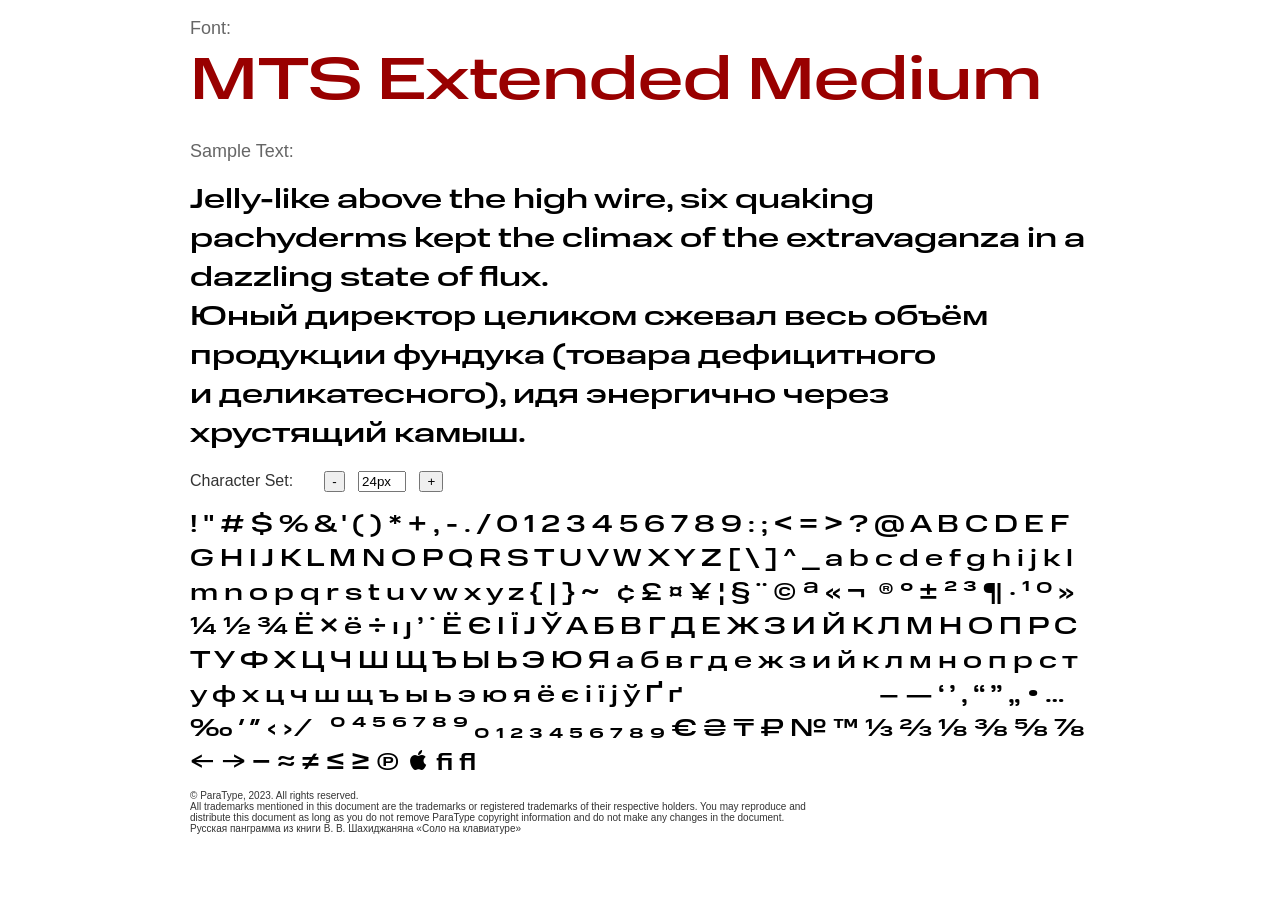
<file: app/frontend/static/fonts/Web/Extended/MTSExtended-Medium/MTSExtended-Medium.html>
<!DOCTYPE html PUBLIC "-//W3C//DTD XHTML 1.0 Strict//EN"
	"http://www.w3.org/TR/xhtml1/DTD/xhtml1-strict.dtd">

<html xmlns="http://www.w3.org/1999/xhtml" xml:lang="en" lang="en">
<head>
	<meta http-equiv="Content-Type" content="text/html; charset=1252"/>

<!--
These webfonts were purchased at www.ParaType.com
You can purchase them too. Please don't steal them.

Please don't remove this notice. Thanks.
-->	
	<title>Font Face Demo</title>
	<link rel="stylesheet" href="MTSExtended-Medium.css" type="text/css" charset="utf-8">
	<style type="text/css" media="screen">
		body {font-family: Helvetica, Arial, sans-serif; color:#333333;}
		.MTSExtendedMedium {
			font-family: 'MTSExtendedMedium';
			font-weight: normal;
			font-style: normal;
			color:#000000;
		}

		.caption {
			font-size: 18px;
			color:#666666;
		}
		.FontName {
			font-size: 60px;
		}
		.CopyrightFont {
			font-size: 10px;
		}
		#container {
			width: 900px;
			margin-left: auto;
			margin-right: auto;
			overflow: none;
		}
		.samplebox {
			white-space:wrap;
			margin-top:10px;
			margin-bottom: 0px;
		}
	</style>
<script type="text/javascript">
	fsize = 24

function less()
{
	if (fsize > 2) {	
		fsize = fsize-1;
		p = document.getElementById('sample');
		p.style.fontSize = fsize + "px";
		document.getElementById('stext').value = fsize + "px";
	}
}	

function more()
{
	if (fsize < 100) {	
		fsize = fsize+1;
		setSize ()
	}
}	

function setSize ()
{
	p = document.getElementById('sample');
	p.style.fontSize = fsize + "px";
	document.getElementById('stext').value = fsize + "px";
}

function changeFSize()
{
	tsize = document.getElementById('stext').value;
	fsize = parseInt (tsize);
	setSize ();
	return false;
}
</script>	
</head>
<body>
	<div id="container">
<p class="caption">
Font: <br>

<span class="MTSExtendedMedium samplebox" style="font-size:60px; color:#990000">
MTS Extended Medium</span></p>

<p class="caption">
Sample Text:</p>
<p class="MTSExtendedMedium samplebox" style="font-size:28px">
Jelly-like above the high wire, six quaking pachyderms kept the climax of the extravaganza in a dazzling state of flux.<br>&#1070;&#1085;&#1099;&#1081; &#1076;&#1080;&#1088;&#1077;&#1082;&#1090;&#1086;&#1088; &#1094;&#1077;&#1083;&#1080;&#1082;&#1086;&#1084; &#1089;&#1078;&#1077;&#1074;&#1072;&#1083; &#1074;&#1077;&#1089;&#1100; &#1086;&#1073;&#1098;&#1105;&#1084; &#1087;&#1088;&#1086;&#1076;&#1091;&#1082;&#1094;&#1080;&#1080; &#1092;&#1091;&#1085;&#1076;&#1091;&#1082;&#1072; (&#1090;&#1086;&#1074;&#1072;&#1088;&#1072;   &#1076;&#1077;&#1092;&#1080;&#1094;&#1080;&#1090;&#1085;&#1086;&#1075;&#1086; &#1080;&#160;&#1076;&#1077;&#1083;&#1080;&#1082;&#1072;&#1090;&#1077;&#1089;&#1085;&#1086;&#1075;&#1086;), &#1080;&#1076;&#1103; &#1101;&#1085;&#1077;&#1088;&#1075;&#1080;&#1095;&#1085;&#1086; &#1095;&#1077;&#1088;&#1077;&#1079; &#1093;&#1088;&#1091;&#1089;&#1090;&#1103;&#1097;&#1080;&#1081; &#1082;&#1072;&#1084;&#1099;&#1096;.</p>

<p class="caption">
<form onsubmit="return changeFSize();">
Character Set: &nbsp;&nbsp;&nbsp;&nbsp;&nbsp; <input type="button" value="-" onClick="less()"> &nbsp;&nbsp;<input id="stext" type="text" value="24px" style="width:40px"> &nbsp;&nbsp;<input type="button" value="+" onClick="more()"></p>
</form>
<p id="sample" class="MTSExtendedMedium samplebox"  contenteditable="true" style="font-size:24px;">
&#33; &#34; &#35; &#36; &#37; &#38; &#39; &#40; &#41; &#42; &#43; &#44; &#45; &#46; &#47; &#48; &#49; &#50; &#51; &#52; &#53; &#54; &#55; &#56; &#57; &#58; &#59; &#60; &#61; &#62; &#63; &#64; &#65; &#66; &#67; &#68; &#69; &#70; &#71; &#72; &#73; &#74; &#75; &#76; &#77; &#78; &#79; &#80; &#81; &#82; &#83; &#84; &#85; &#86; &#87; &#88; &#89; &#90; &#91; &#92; &#93; &#94; &#95; &#97; &#98; &#99; &#100; &#101; &#102; &#103; &#104; &#105; &#106; &#107; &#108; &#109; &#110; &#111; &#112; &#113; &#114; &#115; &#116; &#117; &#118; &#119; &#120; &#121; &#122; &#123; &#124; &#125; &#126; &#160; &#162; &#163; &#164; &#165; &#166; &#167; &#168; &#169; &#170; &#171; &#172; &#173; &#174; &#176; &#177; &#178; &#179; &#182; &#183; &#185; &#186; &#187; &#188; &#189; &#190; &#203; &#215; &#235; &#247; &#305; &#567; &#700; &#729; &#1025; &#1028; &#1030; &#1031; &#1032; &#1038; &#1040; &#1041; &#1042; &#1043; &#1044; &#1045; &#1046; &#1047; &#1048; &#1049; &#1050; &#1051; &#1052; &#1053; &#1054; &#1055; &#1056; &#1057; &#1058; &#1059; &#1060; &#1061; &#1062; &#1063; &#1064; &#1065; &#1066; &#1067; &#1068; &#1069; &#1070; &#1071; &#1072; &#1073; &#1074; &#1075; &#1076; &#1077; &#1078; &#1079; &#1080; &#1081; &#1082; &#1083; &#1084; &#1085; &#1086; &#1087; &#1088; &#1089; &#1090; &#1091; &#1092; &#1093; &#1094; &#1095; &#1096; &#1097; &#1098; &#1099; &#1100; &#1101; &#1102; &#1103; &#1105; &#1108; &#1110; &#1111; &#1112; &#1118; &#1168; &#1169; &#8192; &#8193; &#8194; &#8195; &#8196; &#8197; &#8198; &#8199; &#8200; &#8201; &#8202; &#8203; &#8211; &#8212; &#8216; &#8217; &#8218; &#8220; &#8221; &#8222; &#8226; &#8230; &#8239; &#8240; &#8242; &#8243; &#8249; &#8250; &#8260; &#8287; &#8288; &#8304; &#8308; &#8309; &#8310; &#8311; &#8312; &#8313; &#8320; &#8321; &#8322; &#8323; &#8324; &#8325; &#8326; &#8327; &#8328; &#8329; &#8364; &#8372; &#8376; &#8381; &#8470; &#8482; &#8531; &#8532; &#8539; &#8540; &#8541; &#8542; &#8592; &#8594; &#8722; &#8776; &#8800; &#8804; &#8805; &#9413; &#63743; &#64257; &#64258; </p>

<p class="CopyrightFont">
&#169; ParaType, 2023. All rights reserved.<br>All trademarks mentioned in this document are the trademarks or registered trademarks of their respective holders. You may reproduce and<br>distribute this document as long as you do not remove ParaType copyright information and do not make any changes in the document.<br>&#1056;&#1091;&#1089;&#1089;&#1082;&#1072;&#1103; &#1087;&#1072;&#1085;&#1075;&#1088;&#1072;&#1084;&#1084;&#1072; &#1080;&#1079; &#1082;&#1085;&#1080;&#1075;&#1080; &#1042;.&#160;&#1042;.&#160;&#1064;&#1072;&#1093;&#1080;&#1076;&#1078;&#1072;&#1085;&#1103;&#1085;&#1072; &#171;&#1057;&#1086;&#1083;&#1086; &#1085;&#1072;&#160;&#1082;&#1083;&#1072;&#1074;&#1080;&#1072;&#1090;&#1091;&#1088;&#1077;&#187;</p>	</div>

</body>
</html>
</file>
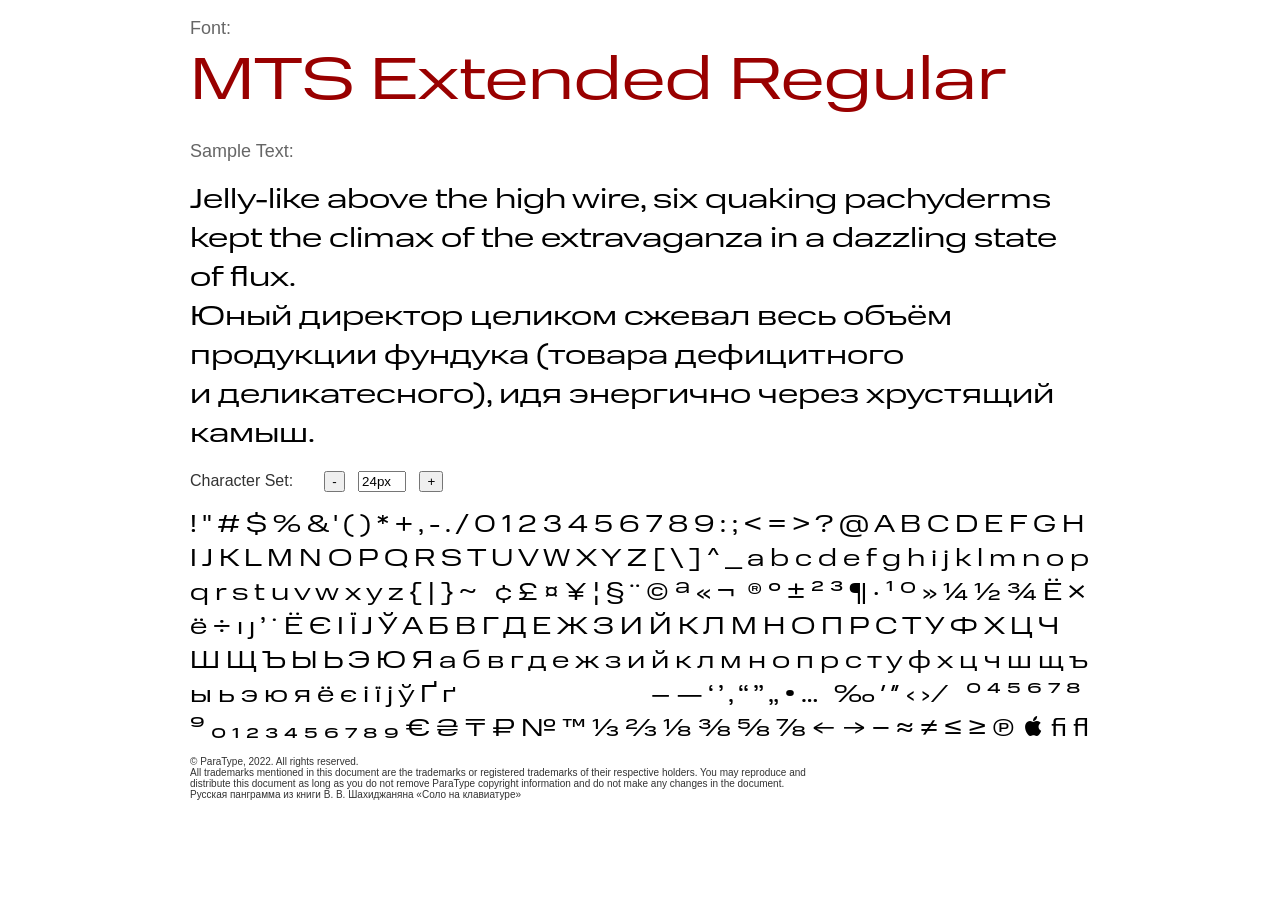
<file: app/frontend/static/fonts/Web/Extended/MTSExtended-Regular/MTSExtended-Regular.html>
<!DOCTYPE html PUBLIC "-//W3C//DTD XHTML 1.0 Strict//EN"
	"http://www.w3.org/TR/xhtml1/DTD/xhtml1-strict.dtd">

<html xmlns="http://www.w3.org/1999/xhtml" xml:lang="en" lang="en">
<head>
	<meta http-equiv="Content-Type" content="text/html; charset=1252"/>

<!--
These webfonts were purchased at www.ParaType.com
You can purchase them too. Please don't steal them.

Please don't remove this notice. Thanks.
-->	
	<title>Font Face Demo</title>
	<link rel="stylesheet" href="MTSExtended-Regular.css" type="text/css" charset="utf-8">
	<style type="text/css" media="screen">
		body {font-family: Helvetica, Arial, sans-serif; color:#333333;}
		.MTSExtendedRegular {
			font-family: 'MTSExtendedRegular';
			font-weight: normal;
			font-style: normal;
			color:#000000;
		}

		.caption {
			font-size: 18px;
			color:#666666;
		}
		.FontName {
			font-size: 60px;
		}
		.CopyrightFont {
			font-size: 10px;
		}
		#container {
			width: 900px;
			margin-left: auto;
			margin-right: auto;
			overflow: none;
		}
		.samplebox {
			white-space:wrap;
			margin-top:10px;
			margin-bottom: 0px;
		}
	</style>
<script type="text/javascript">
	fsize = 24

function less()
{
	if (fsize > 2) {	
		fsize = fsize-1;
		p = document.getElementById('sample');
		p.style.fontSize = fsize + "px";
		document.getElementById('stext').value = fsize + "px";
	}
}	

function more()
{
	if (fsize < 100) {	
		fsize = fsize+1;
		setSize ()
	}
}	

function setSize ()
{
	p = document.getElementById('sample');
	p.style.fontSize = fsize + "px";
	document.getElementById('stext').value = fsize + "px";
}

function changeFSize()
{
	tsize = document.getElementById('stext').value;
	fsize = parseInt (tsize);
	setSize ();
	return false;
}
</script>	
</head>
<body>
	<div id="container">
<p class="caption">
Font: <br>

<span class="MTSExtendedRegular samplebox" style="font-size:60px; color:#990000">
MTS Extended Regular</span></p>

<p class="caption">
Sample Text:</p>
<p class="MTSExtendedRegular samplebox" style="font-size:28px">
Jelly-like above the high wire, six quaking pachyderms kept the climax of the extravaganza in a dazzling state of flux.<br>&#1070;&#1085;&#1099;&#1081; &#1076;&#1080;&#1088;&#1077;&#1082;&#1090;&#1086;&#1088; &#1094;&#1077;&#1083;&#1080;&#1082;&#1086;&#1084; &#1089;&#1078;&#1077;&#1074;&#1072;&#1083; &#1074;&#1077;&#1089;&#1100; &#1086;&#1073;&#1098;&#1105;&#1084; &#1087;&#1088;&#1086;&#1076;&#1091;&#1082;&#1094;&#1080;&#1080; &#1092;&#1091;&#1085;&#1076;&#1091;&#1082;&#1072; (&#1090;&#1086;&#1074;&#1072;&#1088;&#1072;   &#1076;&#1077;&#1092;&#1080;&#1094;&#1080;&#1090;&#1085;&#1086;&#1075;&#1086; &#1080;&#160;&#1076;&#1077;&#1083;&#1080;&#1082;&#1072;&#1090;&#1077;&#1089;&#1085;&#1086;&#1075;&#1086;), &#1080;&#1076;&#1103; &#1101;&#1085;&#1077;&#1088;&#1075;&#1080;&#1095;&#1085;&#1086; &#1095;&#1077;&#1088;&#1077;&#1079; &#1093;&#1088;&#1091;&#1089;&#1090;&#1103;&#1097;&#1080;&#1081; &#1082;&#1072;&#1084;&#1099;&#1096;.</p>

<p class="caption">
<form onsubmit="return changeFSize();">
Character Set: &nbsp;&nbsp;&nbsp;&nbsp;&nbsp; <input type="button" value="-" onClick="less()"> &nbsp;&nbsp;<input id="stext" type="text" value="24px" style="width:40px"> &nbsp;&nbsp;<input type="button" value="+" onClick="more()"></p>
</form>
<p id="sample" class="MTSExtendedRegular samplebox"  contenteditable="true" style="font-size:24px;">
&#33; &#34; &#35; &#36; &#37; &#38; &#39; &#40; &#41; &#42; &#43; &#44; &#45; &#46; &#47; &#48; &#49; &#50; &#51; &#52; &#53; &#54; &#55; &#56; &#57; &#58; &#59; &#60; &#61; &#62; &#63; &#64; &#65; &#66; &#67; &#68; &#69; &#70; &#71; &#72; &#73; &#74; &#75; &#76; &#77; &#78; &#79; &#80; &#81; &#82; &#83; &#84; &#85; &#86; &#87; &#88; &#89; &#90; &#91; &#92; &#93; &#94; &#95; &#97; &#98; &#99; &#100; &#101; &#102; &#103; &#104; &#105; &#106; &#107; &#108; &#109; &#110; &#111; &#112; &#113; &#114; &#115; &#116; &#117; &#118; &#119; &#120; &#121; &#122; &#123; &#124; &#125; &#126; &#160; &#162; &#163; &#164; &#165; &#166; &#167; &#168; &#169; &#170; &#171; &#172; &#173; &#174; &#176; &#177; &#178; &#179; &#182; &#183; &#185; &#186; &#187; &#188; &#189; &#190; &#203; &#215; &#235; &#247; &#305; &#567; &#700; &#729; &#1025; &#1028; &#1030; &#1031; &#1032; &#1038; &#1040; &#1041; &#1042; &#1043; &#1044; &#1045; &#1046; &#1047; &#1048; &#1049; &#1050; &#1051; &#1052; &#1053; &#1054; &#1055; &#1056; &#1057; &#1058; &#1059; &#1060; &#1061; &#1062; &#1063; &#1064; &#1065; &#1066; &#1067; &#1068; &#1069; &#1070; &#1071; &#1072; &#1073; &#1074; &#1075; &#1076; &#1077; &#1078; &#1079; &#1080; &#1081; &#1082; &#1083; &#1084; &#1085; &#1086; &#1087; &#1088; &#1089; &#1090; &#1091; &#1092; &#1093; &#1094; &#1095; &#1096; &#1097; &#1098; &#1099; &#1100; &#1101; &#1102; &#1103; &#1105; &#1108; &#1110; &#1111; &#1112; &#1118; &#1168; &#1169; &#8192; &#8193; &#8194; &#8195; &#8196; &#8197; &#8198; &#8199; &#8200; &#8201; &#8202; &#8203; &#8211; &#8212; &#8216; &#8217; &#8218; &#8220; &#8221; &#8222; &#8226; &#8230; &#8239; &#8240; &#8242; &#8243; &#8249; &#8250; &#8260; &#8287; &#8288; &#8304; &#8308; &#8309; &#8310; &#8311; &#8312; &#8313; &#8320; &#8321; &#8322; &#8323; &#8324; &#8325; &#8326; &#8327; &#8328; &#8329; &#8364; &#8372; &#8376; &#8381; &#8470; &#8482; &#8531; &#8532; &#8539; &#8540; &#8541; &#8542; &#8592; &#8594; &#8722; &#8776; &#8800; &#8804; &#8805; &#9413; &#63743; &#64257; &#64258; </p>

<p class="CopyrightFont">
&#169; ParaType, 2022. All rights reserved.<br>All trademarks mentioned in this document are the trademarks or registered trademarks of their respective holders. You may reproduce and<br>distribute this document as long as you do not remove ParaType copyright information and do not make any changes in the document.<br>&#1056;&#1091;&#1089;&#1089;&#1082;&#1072;&#1103; &#1087;&#1072;&#1085;&#1075;&#1088;&#1072;&#1084;&#1084;&#1072; &#1080;&#1079; &#1082;&#1085;&#1080;&#1075;&#1080; &#1042;.&#160;&#1042;.&#160;&#1064;&#1072;&#1093;&#1080;&#1076;&#1078;&#1072;&#1085;&#1103;&#1085;&#1072; &#171;&#1057;&#1086;&#1083;&#1086; &#1085;&#1072;&#160;&#1082;&#1083;&#1072;&#1074;&#1080;&#1072;&#1090;&#1091;&#1088;&#1077;&#187;</p>	</div>

</body>
</html>
</file>
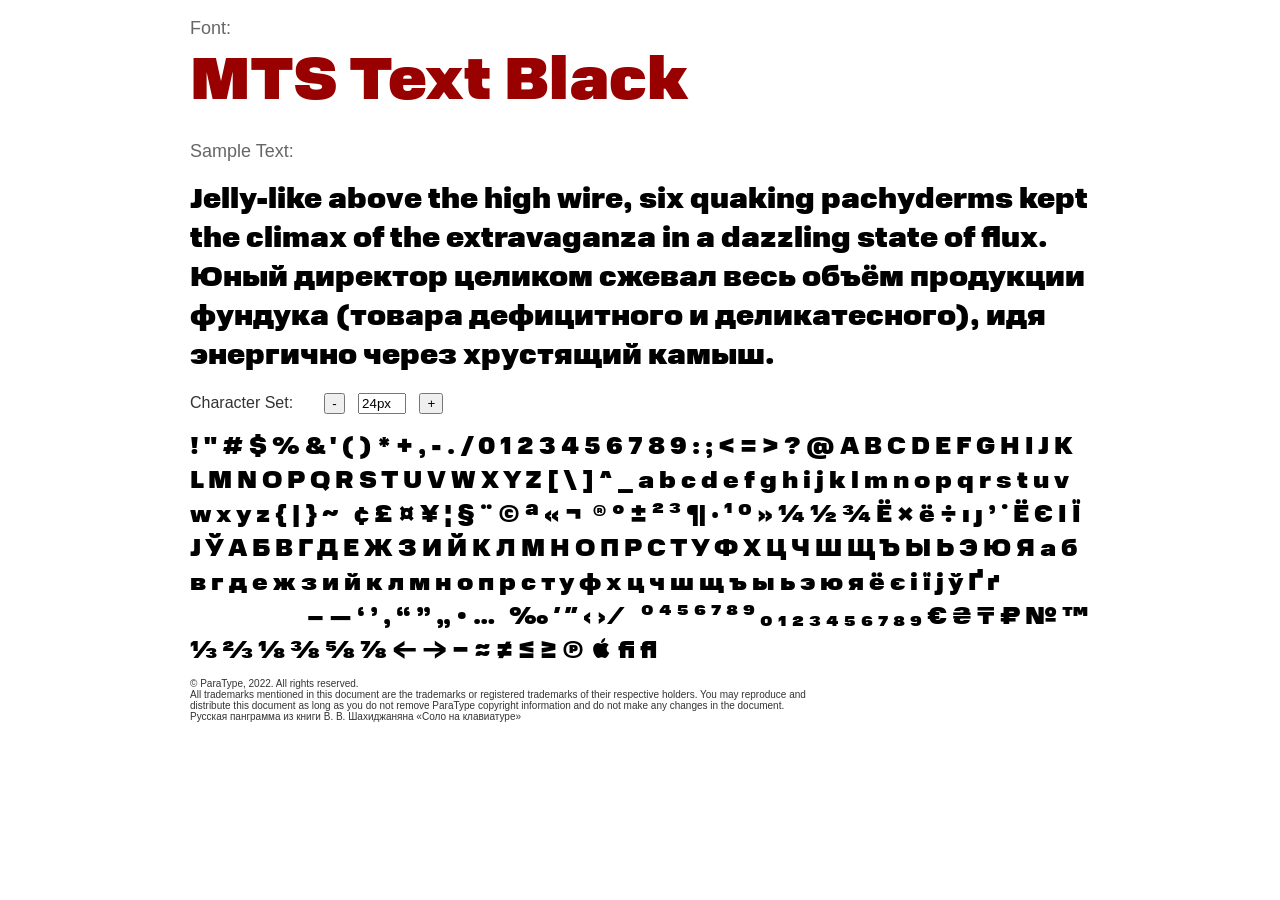
<file: app/frontend/static/fonts/Web/Text/MTSText-Black/MTSText-Black.html>
<!DOCTYPE html PUBLIC "-//W3C//DTD XHTML 1.0 Strict//EN"
	"http://www.w3.org/TR/xhtml1/DTD/xhtml1-strict.dtd">

<html xmlns="http://www.w3.org/1999/xhtml" xml:lang="en" lang="en">
<head>
	<meta http-equiv="Content-Type" content="text/html; charset=1252"/>

<!--
These webfonts were purchased at www.ParaType.com
You can purchase them too. Please don't steal them.

Please don't remove this notice. Thanks.
-->	
	<title>Font Face Demo</title>
	<link rel="stylesheet" href="MTSText-Black.css" type="text/css" charset="utf-8">
	<style type="text/css" media="screen">
		body {font-family: Helvetica, Arial, sans-serif; color:#333333;}
		.MTSTextBlack {
			font-family: 'MTSTextBlack';
			font-weight: normal;
			font-style: normal;
			color:#000000;
		}

		.caption {
			font-size: 18px;
			color:#666666;
		}
		.FontName {
			font-size: 60px;
		}
		.CopyrightFont {
			font-size: 10px;
		}
		#container {
			width: 900px;
			margin-left: auto;
			margin-right: auto;
			overflow: none;
		}
		.samplebox {
			white-space:wrap;
			margin-top:10px;
			margin-bottom: 0px;
		}
	</style>
<script type="text/javascript">
	fsize = 24

function less()
{
	if (fsize > 2) {	
		fsize = fsize-1;
		p = document.getElementById('sample');
		p.style.fontSize = fsize + "px";
		document.getElementById('stext').value = fsize + "px";
	}
}	

function more()
{
	if (fsize < 100) {	
		fsize = fsize+1;
		setSize ()
	}
}	

function setSize ()
{
	p = document.getElementById('sample');
	p.style.fontSize = fsize + "px";
	document.getElementById('stext').value = fsize + "px";
}

function changeFSize()
{
	tsize = document.getElementById('stext').value;
	fsize = parseInt (tsize);
	setSize ();
	return false;
}
</script>	
</head>
<body>
	<div id="container">
<p class="caption">
Font: <br>

<span class="MTSTextBlack samplebox" style="font-size:60px; color:#990000">
MTS Text Black</span></p>

<p class="caption">
Sample Text:</p>
<p class="MTSTextBlack samplebox" style="font-size:28px">
Jelly-like above the high wire, six quaking pachyderms kept the climax of the extravaganza in a dazzling state of flux.<br>&#1070;&#1085;&#1099;&#1081; &#1076;&#1080;&#1088;&#1077;&#1082;&#1090;&#1086;&#1088; &#1094;&#1077;&#1083;&#1080;&#1082;&#1086;&#1084; &#1089;&#1078;&#1077;&#1074;&#1072;&#1083; &#1074;&#1077;&#1089;&#1100; &#1086;&#1073;&#1098;&#1105;&#1084; &#1087;&#1088;&#1086;&#1076;&#1091;&#1082;&#1094;&#1080;&#1080; &#1092;&#1091;&#1085;&#1076;&#1091;&#1082;&#1072; (&#1090;&#1086;&#1074;&#1072;&#1088;&#1072;   &#1076;&#1077;&#1092;&#1080;&#1094;&#1080;&#1090;&#1085;&#1086;&#1075;&#1086; &#1080;&#160;&#1076;&#1077;&#1083;&#1080;&#1082;&#1072;&#1090;&#1077;&#1089;&#1085;&#1086;&#1075;&#1086;), &#1080;&#1076;&#1103; &#1101;&#1085;&#1077;&#1088;&#1075;&#1080;&#1095;&#1085;&#1086; &#1095;&#1077;&#1088;&#1077;&#1079; &#1093;&#1088;&#1091;&#1089;&#1090;&#1103;&#1097;&#1080;&#1081; &#1082;&#1072;&#1084;&#1099;&#1096;.</p>

<p class="caption">
<form onsubmit="return changeFSize();">
Character Set: &nbsp;&nbsp;&nbsp;&nbsp;&nbsp; <input type="button" value="-" onClick="less()"> &nbsp;&nbsp;<input id="stext" type="text" value="24px" style="width:40px"> &nbsp;&nbsp;<input type="button" value="+" onClick="more()"></p>
</form>
<p id="sample" class="MTSTextBlack samplebox"  contenteditable="true" style="font-size:24px;">
&#33; &#34; &#35; &#36; &#37; &#38; &#39; &#40; &#41; &#42; &#43; &#44; &#45; &#46; &#47; &#48; &#49; &#50; &#51; &#52; &#53; &#54; &#55; &#56; &#57; &#58; &#59; &#60; &#61; &#62; &#63; &#64; &#65; &#66; &#67; &#68; &#69; &#70; &#71; &#72; &#73; &#74; &#75; &#76; &#77; &#78; &#79; &#80; &#81; &#82; &#83; &#84; &#85; &#86; &#87; &#88; &#89; &#90; &#91; &#92; &#93; &#94; &#95; &#97; &#98; &#99; &#100; &#101; &#102; &#103; &#104; &#105; &#106; &#107; &#108; &#109; &#110; &#111; &#112; &#113; &#114; &#115; &#116; &#117; &#118; &#119; &#120; &#121; &#122; &#123; &#124; &#125; &#126; &#160; &#162; &#163; &#164; &#165; &#166; &#167; &#168; &#169; &#170; &#171; &#172; &#173; &#174; &#176; &#177; &#178; &#179; &#182; &#183; &#185; &#186; &#187; &#188; &#189; &#190; &#203; &#215; &#235; &#247; &#305; &#567; &#700; &#729; &#1025; &#1028; &#1030; &#1031; &#1032; &#1038; &#1040; &#1041; &#1042; &#1043; &#1044; &#1045; &#1046; &#1047; &#1048; &#1049; &#1050; &#1051; &#1052; &#1053; &#1054; &#1055; &#1056; &#1057; &#1058; &#1059; &#1060; &#1061; &#1062; &#1063; &#1064; &#1065; &#1066; &#1067; &#1068; &#1069; &#1070; &#1071; &#1072; &#1073; &#1074; &#1075; &#1076; &#1077; &#1078; &#1079; &#1080; &#1081; &#1082; &#1083; &#1084; &#1085; &#1086; &#1087; &#1088; &#1089; &#1090; &#1091; &#1092; &#1093; &#1094; &#1095; &#1096; &#1097; &#1098; &#1099; &#1100; &#1101; &#1102; &#1103; &#1105; &#1108; &#1110; &#1111; &#1112; &#1118; &#1168; &#1169; &#8192; &#8193; &#8194; &#8195; &#8196; &#8197; &#8198; &#8199; &#8200; &#8201; &#8202; &#8203; &#8211; &#8212; &#8216; &#8217; &#8218; &#8220; &#8221; &#8222; &#8226; &#8230; &#8239; &#8240; &#8242; &#8243; &#8249; &#8250; &#8260; &#8287; &#8288; &#8304; &#8308; &#8309; &#8310; &#8311; &#8312; &#8313; &#8320; &#8321; &#8322; &#8323; &#8324; &#8325; &#8326; &#8327; &#8328; &#8329; &#8364; &#8372; &#8376; &#8381; &#8470; &#8482; &#8531; &#8532; &#8539; &#8540; &#8541; &#8542; &#8592; &#8594; &#8722; &#8776; &#8800; &#8804; &#8805; &#9413; &#63743; &#64257; &#64258; </p>

<p class="CopyrightFont">
&#169; ParaType, 2022. All rights reserved.<br>All trademarks mentioned in this document are the trademarks or registered trademarks of their respective holders. You may reproduce and<br>distribute this document as long as you do not remove ParaType copyright information and do not make any changes in the document.<br>&#1056;&#1091;&#1089;&#1089;&#1082;&#1072;&#1103; &#1087;&#1072;&#1085;&#1075;&#1088;&#1072;&#1084;&#1084;&#1072; &#1080;&#1079; &#1082;&#1085;&#1080;&#1075;&#1080; &#1042;.&#160;&#1042;.&#160;&#1064;&#1072;&#1093;&#1080;&#1076;&#1078;&#1072;&#1085;&#1103;&#1085;&#1072; &#171;&#1057;&#1086;&#1083;&#1086; &#1085;&#1072;&#160;&#1082;&#1083;&#1072;&#1074;&#1080;&#1072;&#1090;&#1091;&#1088;&#1077;&#187;</p>	</div>

</body>
</html>
</file>
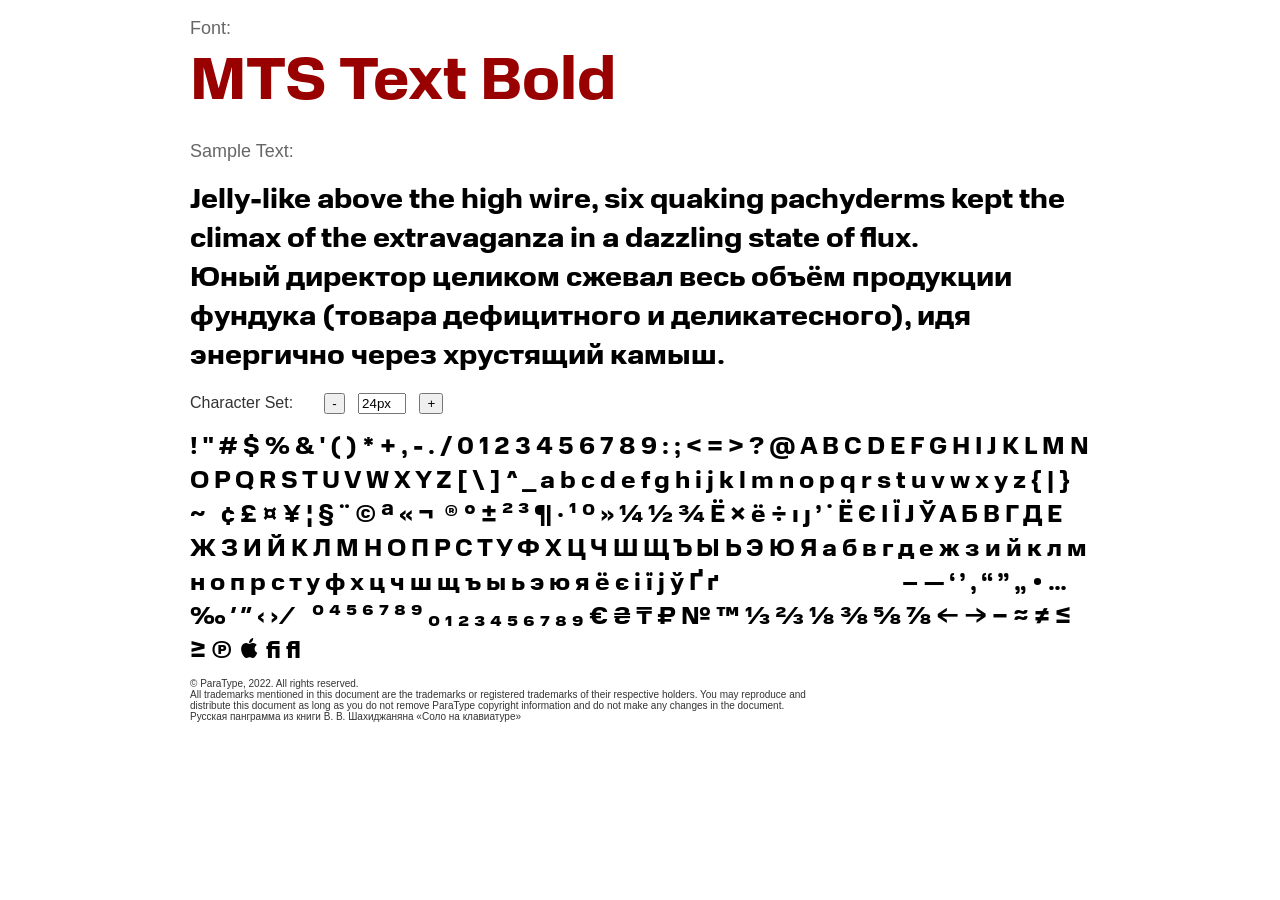
<file: app/frontend/static/fonts/Web/Text/MTSText-Bold/MTSText-Bold.html>
<!DOCTYPE html PUBLIC "-//W3C//DTD XHTML 1.0 Strict//EN"
	"http://www.w3.org/TR/xhtml1/DTD/xhtml1-strict.dtd">

<html xmlns="http://www.w3.org/1999/xhtml" xml:lang="en" lang="en">
<head>
	<meta http-equiv="Content-Type" content="text/html; charset=1252"/>

<!--
These webfonts were purchased at www.ParaType.com
You can purchase them too. Please don't steal them.

Please don't remove this notice. Thanks.
-->	
	<title>Font Face Demo</title>
	<link rel="stylesheet" href="MTSText-Bold.css" type="text/css" charset="utf-8">
	<style type="text/css" media="screen">
		body {font-family: Helvetica, Arial, sans-serif; color:#333333;}
		.MTSTextBold {
			font-family: 'MTSTextBold';
			font-weight: normal;
			font-style: normal;
			color:#000000;
		}

		.caption {
			font-size: 18px;
			color:#666666;
		}
		.FontName {
			font-size: 60px;
		}
		.CopyrightFont {
			font-size: 10px;
		}
		#container {
			width: 900px;
			margin-left: auto;
			margin-right: auto;
			overflow: none;
		}
		.samplebox {
			white-space:wrap;
			margin-top:10px;
			margin-bottom: 0px;
		}
	</style>
<script type="text/javascript">
	fsize = 24

function less()
{
	if (fsize > 2) {	
		fsize = fsize-1;
		p = document.getElementById('sample');
		p.style.fontSize = fsize + "px";
		document.getElementById('stext').value = fsize + "px";
	}
}	

function more()
{
	if (fsize < 100) {	
		fsize = fsize+1;
		setSize ()
	}
}	

function setSize ()
{
	p = document.getElementById('sample');
	p.style.fontSize = fsize + "px";
	document.getElementById('stext').value = fsize + "px";
}

function changeFSize()
{
	tsize = document.getElementById('stext').value;
	fsize = parseInt (tsize);
	setSize ();
	return false;
}
</script>	
</head>
<body>
	<div id="container">
<p class="caption">
Font: <br>

<span class="MTSTextBold samplebox" style="font-size:60px; color:#990000">
MTS Text Bold</span></p>

<p class="caption">
Sample Text:</p>
<p class="MTSTextBold samplebox" style="font-size:28px">
Jelly-like above the high wire, six quaking pachyderms kept the climax of the extravaganza in a dazzling state of flux.<br>&#1070;&#1085;&#1099;&#1081; &#1076;&#1080;&#1088;&#1077;&#1082;&#1090;&#1086;&#1088; &#1094;&#1077;&#1083;&#1080;&#1082;&#1086;&#1084; &#1089;&#1078;&#1077;&#1074;&#1072;&#1083; &#1074;&#1077;&#1089;&#1100; &#1086;&#1073;&#1098;&#1105;&#1084; &#1087;&#1088;&#1086;&#1076;&#1091;&#1082;&#1094;&#1080;&#1080; &#1092;&#1091;&#1085;&#1076;&#1091;&#1082;&#1072; (&#1090;&#1086;&#1074;&#1072;&#1088;&#1072;   &#1076;&#1077;&#1092;&#1080;&#1094;&#1080;&#1090;&#1085;&#1086;&#1075;&#1086; &#1080;&#160;&#1076;&#1077;&#1083;&#1080;&#1082;&#1072;&#1090;&#1077;&#1089;&#1085;&#1086;&#1075;&#1086;), &#1080;&#1076;&#1103; &#1101;&#1085;&#1077;&#1088;&#1075;&#1080;&#1095;&#1085;&#1086; &#1095;&#1077;&#1088;&#1077;&#1079; &#1093;&#1088;&#1091;&#1089;&#1090;&#1103;&#1097;&#1080;&#1081; &#1082;&#1072;&#1084;&#1099;&#1096;.</p>

<p class="caption">
<form onsubmit="return changeFSize();">
Character Set: &nbsp;&nbsp;&nbsp;&nbsp;&nbsp; <input type="button" value="-" onClick="less()"> &nbsp;&nbsp;<input id="stext" type="text" value="24px" style="width:40px"> &nbsp;&nbsp;<input type="button" value="+" onClick="more()"></p>
</form>
<p id="sample" class="MTSTextBold samplebox"  contenteditable="true" style="font-size:24px;">
&#33; &#34; &#35; &#36; &#37; &#38; &#39; &#40; &#41; &#42; &#43; &#44; &#45; &#46; &#47; &#48; &#49; &#50; &#51; &#52; &#53; &#54; &#55; &#56; &#57; &#58; &#59; &#60; &#61; &#62; &#63; &#64; &#65; &#66; &#67; &#68; &#69; &#70; &#71; &#72; &#73; &#74; &#75; &#76; &#77; &#78; &#79; &#80; &#81; &#82; &#83; &#84; &#85; &#86; &#87; &#88; &#89; &#90; &#91; &#92; &#93; &#94; &#95; &#97; &#98; &#99; &#100; &#101; &#102; &#103; &#104; &#105; &#106; &#107; &#108; &#109; &#110; &#111; &#112; &#113; &#114; &#115; &#116; &#117; &#118; &#119; &#120; &#121; &#122; &#123; &#124; &#125; &#126; &#160; &#162; &#163; &#164; &#165; &#166; &#167; &#168; &#169; &#170; &#171; &#172; &#173; &#174; &#176; &#177; &#178; &#179; &#182; &#183; &#185; &#186; &#187; &#188; &#189; &#190; &#203; &#215; &#235; &#247; &#305; &#567; &#700; &#729; &#1025; &#1028; &#1030; &#1031; &#1032; &#1038; &#1040; &#1041; &#1042; &#1043; &#1044; &#1045; &#1046; &#1047; &#1048; &#1049; &#1050; &#1051; &#1052; &#1053; &#1054; &#1055; &#1056; &#1057; &#1058; &#1059; &#1060; &#1061; &#1062; &#1063; &#1064; &#1065; &#1066; &#1067; &#1068; &#1069; &#1070; &#1071; &#1072; &#1073; &#1074; &#1075; &#1076; &#1077; &#1078; &#1079; &#1080; &#1081; &#1082; &#1083; &#1084; &#1085; &#1086; &#1087; &#1088; &#1089; &#1090; &#1091; &#1092; &#1093; &#1094; &#1095; &#1096; &#1097; &#1098; &#1099; &#1100; &#1101; &#1102; &#1103; &#1105; &#1108; &#1110; &#1111; &#1112; &#1118; &#1168; &#1169; &#8192; &#8193; &#8194; &#8195; &#8196; &#8197; &#8198; &#8199; &#8200; &#8201; &#8202; &#8203; &#8211; &#8212; &#8216; &#8217; &#8218; &#8220; &#8221; &#8222; &#8226; &#8230; &#8239; &#8240; &#8242; &#8243; &#8249; &#8250; &#8260; &#8287; &#8288; &#8304; &#8308; &#8309; &#8310; &#8311; &#8312; &#8313; &#8320; &#8321; &#8322; &#8323; &#8324; &#8325; &#8326; &#8327; &#8328; &#8329; &#8364; &#8372; &#8376; &#8381; &#8470; &#8482; &#8531; &#8532; &#8539; &#8540; &#8541; &#8542; &#8592; &#8594; &#8722; &#8776; &#8800; &#8804; &#8805; &#9413; &#63743; &#64257; &#64258; </p>

<p class="CopyrightFont">
&#169; ParaType, 2022. All rights reserved.<br>All trademarks mentioned in this document are the trademarks or registered trademarks of their respective holders. You may reproduce and<br>distribute this document as long as you do not remove ParaType copyright information and do not make any changes in the document.<br>&#1056;&#1091;&#1089;&#1089;&#1082;&#1072;&#1103; &#1087;&#1072;&#1085;&#1075;&#1088;&#1072;&#1084;&#1084;&#1072; &#1080;&#1079; &#1082;&#1085;&#1080;&#1075;&#1080; &#1042;.&#160;&#1042;.&#160;&#1064;&#1072;&#1093;&#1080;&#1076;&#1078;&#1072;&#1085;&#1103;&#1085;&#1072; &#171;&#1057;&#1086;&#1083;&#1086; &#1085;&#1072;&#160;&#1082;&#1083;&#1072;&#1074;&#1080;&#1072;&#1090;&#1091;&#1088;&#1077;&#187;</p>	</div>

</body>
</html>
</file>
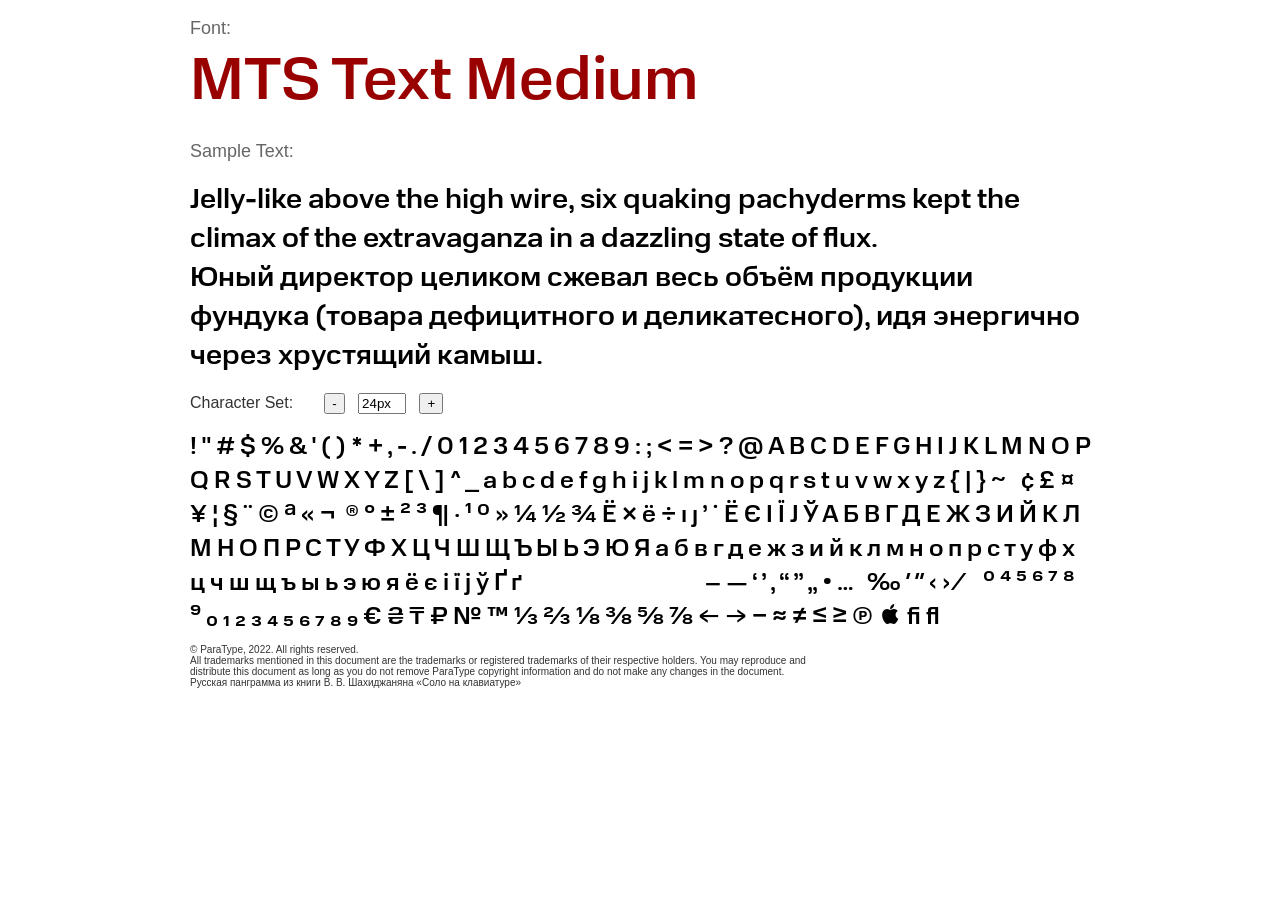
<file: app/frontend/static/fonts/Web/Text/MTSText-Medium/MTSText-Medium.html>
<!DOCTYPE html PUBLIC "-//W3C//DTD XHTML 1.0 Strict//EN"
	"http://www.w3.org/TR/xhtml1/DTD/xhtml1-strict.dtd">

<html xmlns="http://www.w3.org/1999/xhtml" xml:lang="en" lang="en">
<head>
	<meta http-equiv="Content-Type" content="text/html; charset=1252"/>

<!--
These webfonts were purchased at www.ParaType.com
You can purchase them too. Please don't steal them.

Please don't remove this notice. Thanks.
-->	
	<title>Font Face Demo</title>
	<link rel="stylesheet" href="MTSText-Medium.css" type="text/css" charset="utf-8">
	<style type="text/css" media="screen">
		body {font-family: Helvetica, Arial, sans-serif; color:#333333;}
		.MTSTextMedium {
			font-family: 'MTSTextMedium';
			font-weight: normal;
			font-style: normal;
			color:#000000;
		}

		.caption {
			font-size: 18px;
			color:#666666;
		}
		.FontName {
			font-size: 60px;
		}
		.CopyrightFont {
			font-size: 10px;
		}
		#container {
			width: 900px;
			margin-left: auto;
			margin-right: auto;
			overflow: none;
		}
		.samplebox {
			white-space:wrap;
			margin-top:10px;
			margin-bottom: 0px;
		}
	</style>
<script type="text/javascript">
	fsize = 24

function less()
{
	if (fsize > 2) {	
		fsize = fsize-1;
		p = document.getElementById('sample');
		p.style.fontSize = fsize + "px";
		document.getElementById('stext').value = fsize + "px";
	}
}	

function more()
{
	if (fsize < 100) {	
		fsize = fsize+1;
		setSize ()
	}
}	

function setSize ()
{
	p = document.getElementById('sample');
	p.style.fontSize = fsize + "px";
	document.getElementById('stext').value = fsize + "px";
}

function changeFSize()
{
	tsize = document.getElementById('stext').value;
	fsize = parseInt (tsize);
	setSize ();
	return false;
}
</script>	
</head>
<body>
	<div id="container">
<p class="caption">
Font: <br>

<span class="MTSTextMedium samplebox" style="font-size:60px; color:#990000">
MTS Text Medium</span></p>

<p class="caption">
Sample Text:</p>
<p class="MTSTextMedium samplebox" style="font-size:28px">
Jelly-like above the high wire, six quaking pachyderms kept the climax of the extravaganza in a dazzling state of flux.<br>&#1070;&#1085;&#1099;&#1081; &#1076;&#1080;&#1088;&#1077;&#1082;&#1090;&#1086;&#1088; &#1094;&#1077;&#1083;&#1080;&#1082;&#1086;&#1084; &#1089;&#1078;&#1077;&#1074;&#1072;&#1083; &#1074;&#1077;&#1089;&#1100; &#1086;&#1073;&#1098;&#1105;&#1084; &#1087;&#1088;&#1086;&#1076;&#1091;&#1082;&#1094;&#1080;&#1080; &#1092;&#1091;&#1085;&#1076;&#1091;&#1082;&#1072; (&#1090;&#1086;&#1074;&#1072;&#1088;&#1072;   &#1076;&#1077;&#1092;&#1080;&#1094;&#1080;&#1090;&#1085;&#1086;&#1075;&#1086; &#1080;&#160;&#1076;&#1077;&#1083;&#1080;&#1082;&#1072;&#1090;&#1077;&#1089;&#1085;&#1086;&#1075;&#1086;), &#1080;&#1076;&#1103; &#1101;&#1085;&#1077;&#1088;&#1075;&#1080;&#1095;&#1085;&#1086; &#1095;&#1077;&#1088;&#1077;&#1079; &#1093;&#1088;&#1091;&#1089;&#1090;&#1103;&#1097;&#1080;&#1081; &#1082;&#1072;&#1084;&#1099;&#1096;.</p>

<p class="caption">
<form onsubmit="return changeFSize();">
Character Set: &nbsp;&nbsp;&nbsp;&nbsp;&nbsp; <input type="button" value="-" onClick="less()"> &nbsp;&nbsp;<input id="stext" type="text" value="24px" style="width:40px"> &nbsp;&nbsp;<input type="button" value="+" onClick="more()"></p>
</form>
<p id="sample" class="MTSTextMedium samplebox"  contenteditable="true" style="font-size:24px;">
&#33; &#34; &#35; &#36; &#37; &#38; &#39; &#40; &#41; &#42; &#43; &#44; &#45; &#46; &#47; &#48; &#49; &#50; &#51; &#52; &#53; &#54; &#55; &#56; &#57; &#58; &#59; &#60; &#61; &#62; &#63; &#64; &#65; &#66; &#67; &#68; &#69; &#70; &#71; &#72; &#73; &#74; &#75; &#76; &#77; &#78; &#79; &#80; &#81; &#82; &#83; &#84; &#85; &#86; &#87; &#88; &#89; &#90; &#91; &#92; &#93; &#94; &#95; &#97; &#98; &#99; &#100; &#101; &#102; &#103; &#104; &#105; &#106; &#107; &#108; &#109; &#110; &#111; &#112; &#113; &#114; &#115; &#116; &#117; &#118; &#119; &#120; &#121; &#122; &#123; &#124; &#125; &#126; &#160; &#162; &#163; &#164; &#165; &#166; &#167; &#168; &#169; &#170; &#171; &#172; &#173; &#174; &#176; &#177; &#178; &#179; &#182; &#183; &#185; &#186; &#187; &#188; &#189; &#190; &#203; &#215; &#235; &#247; &#305; &#567; &#700; &#729; &#1025; &#1028; &#1030; &#1031; &#1032; &#1038; &#1040; &#1041; &#1042; &#1043; &#1044; &#1045; &#1046; &#1047; &#1048; &#1049; &#1050; &#1051; &#1052; &#1053; &#1054; &#1055; &#1056; &#1057; &#1058; &#1059; &#1060; &#1061; &#1062; &#1063; &#1064; &#1065; &#1066; &#1067; &#1068; &#1069; &#1070; &#1071; &#1072; &#1073; &#1074; &#1075; &#1076; &#1077; &#1078; &#1079; &#1080; &#1081; &#1082; &#1083; &#1084; &#1085; &#1086; &#1087; &#1088; &#1089; &#1090; &#1091; &#1092; &#1093; &#1094; &#1095; &#1096; &#1097; &#1098; &#1099; &#1100; &#1101; &#1102; &#1103; &#1105; &#1108; &#1110; &#1111; &#1112; &#1118; &#1168; &#1169; &#8192; &#8193; &#8194; &#8195; &#8196; &#8197; &#8198; &#8199; &#8200; &#8201; &#8202; &#8203; &#8211; &#8212; &#8216; &#8217; &#8218; &#8220; &#8221; &#8222; &#8226; &#8230; &#8239; &#8240; &#8242; &#8243; &#8249; &#8250; &#8260; &#8287; &#8288; &#8304; &#8308; &#8309; &#8310; &#8311; &#8312; &#8313; &#8320; &#8321; &#8322; &#8323; &#8324; &#8325; &#8326; &#8327; &#8328; &#8329; &#8364; &#8372; &#8376; &#8381; &#8470; &#8482; &#8531; &#8532; &#8539; &#8540; &#8541; &#8542; &#8592; &#8594; &#8722; &#8776; &#8800; &#8804; &#8805; &#9413; &#63743; &#64257; &#64258; </p>

<p class="CopyrightFont">
&#169; ParaType, 2022. All rights reserved.<br>All trademarks mentioned in this document are the trademarks or registered trademarks of their respective holders. You may reproduce and<br>distribute this document as long as you do not remove ParaType copyright information and do not make any changes in the document.<br>&#1056;&#1091;&#1089;&#1089;&#1082;&#1072;&#1103; &#1087;&#1072;&#1085;&#1075;&#1088;&#1072;&#1084;&#1084;&#1072; &#1080;&#1079; &#1082;&#1085;&#1080;&#1075;&#1080; &#1042;.&#160;&#1042;.&#160;&#1064;&#1072;&#1093;&#1080;&#1076;&#1078;&#1072;&#1085;&#1103;&#1085;&#1072; &#171;&#1057;&#1086;&#1083;&#1086; &#1085;&#1072;&#160;&#1082;&#1083;&#1072;&#1074;&#1080;&#1072;&#1090;&#1091;&#1088;&#1077;&#187;</p>	</div>

</body>
</html>
</file>
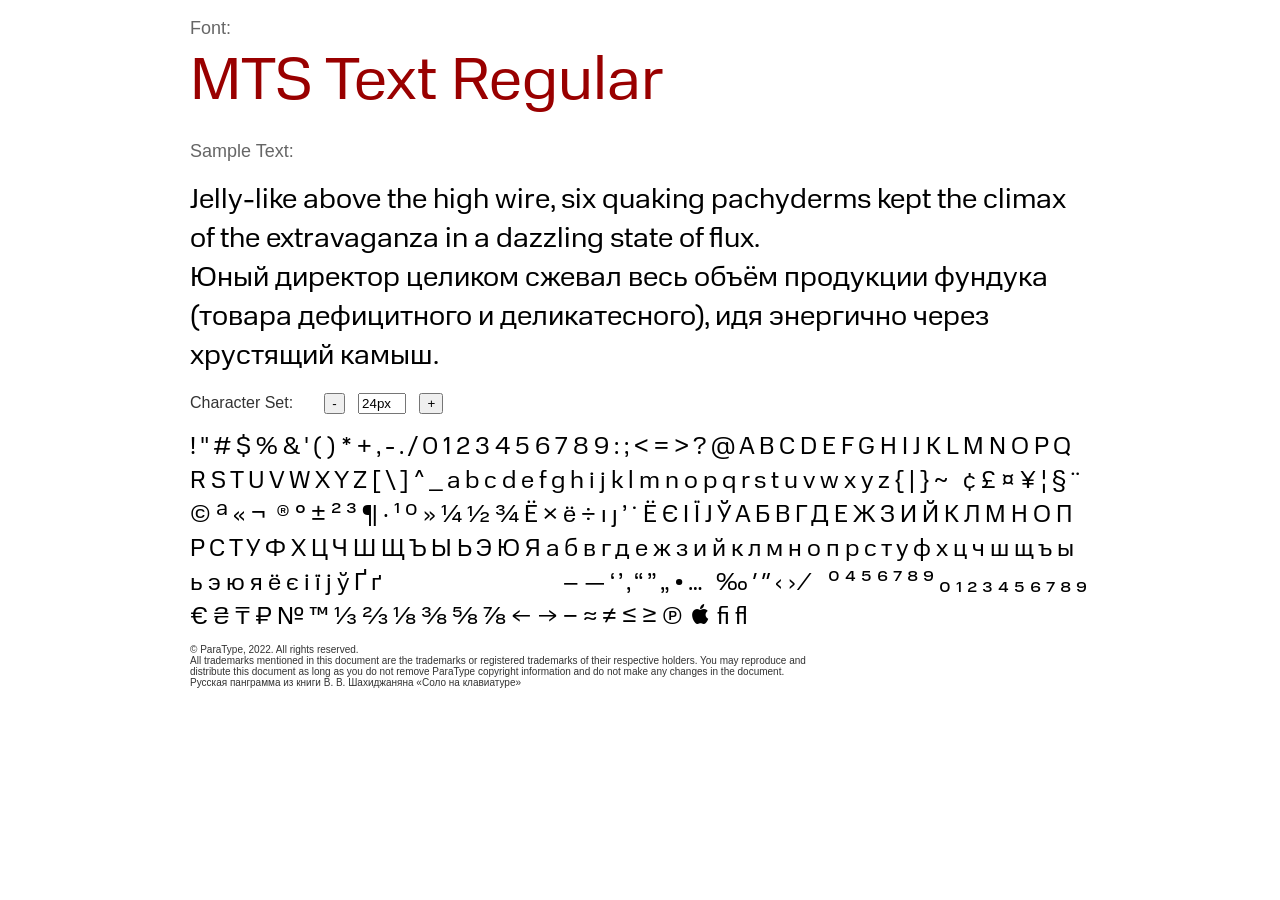
<file: app/frontend/static/fonts/Web/Text/MTSText-Regular/MTSText-Regular.html>
<!DOCTYPE html PUBLIC "-//W3C//DTD XHTML 1.0 Strict//EN"
	"http://www.w3.org/TR/xhtml1/DTD/xhtml1-strict.dtd">

<html xmlns="http://www.w3.org/1999/xhtml" xml:lang="en" lang="en">
<head>
	<meta http-equiv="Content-Type" content="text/html; charset=1252"/>

<!--
These webfonts were purchased at www.ParaType.com
You can purchase them too. Please don't steal them.

Please don't remove this notice. Thanks.
-->	
	<title>Font Face Demo</title>
	<link rel="stylesheet" href="MTSText-Regular.css" type="text/css" charset="utf-8">
	<style type="text/css" media="screen">
		body {font-family: Helvetica, Arial, sans-serif; color:#333333;}
		.MTSTextRegular {
			font-family: 'MTSTextRegular';
			font-weight: normal;
			font-style: normal;
			color:#000000;
		}

		.caption {
			font-size: 18px;
			color:#666666;
		}
		.FontName {
			font-size: 60px;
		}
		.CopyrightFont {
			font-size: 10px;
		}
		#container {
			width: 900px;
			margin-left: auto;
			margin-right: auto;
			overflow: none;
		}
		.samplebox {
			white-space:wrap;
			margin-top:10px;
			margin-bottom: 0px;
		}
	</style>
<script type="text/javascript">
	fsize = 24

function less()
{
	if (fsize > 2) {	
		fsize = fsize-1;
		p = document.getElementById('sample');
		p.style.fontSize = fsize + "px";
		document.getElementById('stext').value = fsize + "px";
	}
}	

function more()
{
	if (fsize < 100) {	
		fsize = fsize+1;
		setSize ()
	}
}	

function setSize ()
{
	p = document.getElementById('sample');
	p.style.fontSize = fsize + "px";
	document.getElementById('stext').value = fsize + "px";
}

function changeFSize()
{
	tsize = document.getElementById('stext').value;
	fsize = parseInt (tsize);
	setSize ();
	return false;
}
</script>	
</head>
<body>
	<div id="container">
<p class="caption">
Font: <br>

<span class="MTSTextRegular samplebox" style="font-size:60px; color:#990000">
MTS Text Regular</span></p>

<p class="caption">
Sample Text:</p>
<p class="MTSTextRegular samplebox" style="font-size:28px">
Jelly-like above the high wire, six quaking pachyderms kept the climax of the extravaganza in a dazzling state of flux.<br>&#1070;&#1085;&#1099;&#1081; &#1076;&#1080;&#1088;&#1077;&#1082;&#1090;&#1086;&#1088; &#1094;&#1077;&#1083;&#1080;&#1082;&#1086;&#1084; &#1089;&#1078;&#1077;&#1074;&#1072;&#1083; &#1074;&#1077;&#1089;&#1100; &#1086;&#1073;&#1098;&#1105;&#1084; &#1087;&#1088;&#1086;&#1076;&#1091;&#1082;&#1094;&#1080;&#1080; &#1092;&#1091;&#1085;&#1076;&#1091;&#1082;&#1072; (&#1090;&#1086;&#1074;&#1072;&#1088;&#1072;   &#1076;&#1077;&#1092;&#1080;&#1094;&#1080;&#1090;&#1085;&#1086;&#1075;&#1086; &#1080;&#160;&#1076;&#1077;&#1083;&#1080;&#1082;&#1072;&#1090;&#1077;&#1089;&#1085;&#1086;&#1075;&#1086;), &#1080;&#1076;&#1103; &#1101;&#1085;&#1077;&#1088;&#1075;&#1080;&#1095;&#1085;&#1086; &#1095;&#1077;&#1088;&#1077;&#1079; &#1093;&#1088;&#1091;&#1089;&#1090;&#1103;&#1097;&#1080;&#1081; &#1082;&#1072;&#1084;&#1099;&#1096;.</p>

<p class="caption">
<form onsubmit="return changeFSize();">
Character Set: &nbsp;&nbsp;&nbsp;&nbsp;&nbsp; <input type="button" value="-" onClick="less()"> &nbsp;&nbsp;<input id="stext" type="text" value="24px" style="width:40px"> &nbsp;&nbsp;<input type="button" value="+" onClick="more()"></p>
</form>
<p id="sample" class="MTSTextRegular samplebox"  contenteditable="true" style="font-size:24px;">
&#33; &#34; &#35; &#36; &#37; &#38; &#39; &#40; &#41; &#42; &#43; &#44; &#45; &#46; &#47; &#48; &#49; &#50; &#51; &#52; &#53; &#54; &#55; &#56; &#57; &#58; &#59; &#60; &#61; &#62; &#63; &#64; &#65; &#66; &#67; &#68; &#69; &#70; &#71; &#72; &#73; &#74; &#75; &#76; &#77; &#78; &#79; &#80; &#81; &#82; &#83; &#84; &#85; &#86; &#87; &#88; &#89; &#90; &#91; &#92; &#93; &#94; &#95; &#97; &#98; &#99; &#100; &#101; &#102; &#103; &#104; &#105; &#106; &#107; &#108; &#109; &#110; &#111; &#112; &#113; &#114; &#115; &#116; &#117; &#118; &#119; &#120; &#121; &#122; &#123; &#124; &#125; &#126; &#160; &#162; &#163; &#164; &#165; &#166; &#167; &#168; &#169; &#170; &#171; &#172; &#173; &#174; &#176; &#177; &#178; &#179; &#182; &#183; &#185; &#186; &#187; &#188; &#189; &#190; &#203; &#215; &#235; &#247; &#305; &#567; &#700; &#729; &#1025; &#1028; &#1030; &#1031; &#1032; &#1038; &#1040; &#1041; &#1042; &#1043; &#1044; &#1045; &#1046; &#1047; &#1048; &#1049; &#1050; &#1051; &#1052; &#1053; &#1054; &#1055; &#1056; &#1057; &#1058; &#1059; &#1060; &#1061; &#1062; &#1063; &#1064; &#1065; &#1066; &#1067; &#1068; &#1069; &#1070; &#1071; &#1072; &#1073; &#1074; &#1075; &#1076; &#1077; &#1078; &#1079; &#1080; &#1081; &#1082; &#1083; &#1084; &#1085; &#1086; &#1087; &#1088; &#1089; &#1090; &#1091; &#1092; &#1093; &#1094; &#1095; &#1096; &#1097; &#1098; &#1099; &#1100; &#1101; &#1102; &#1103; &#1105; &#1108; &#1110; &#1111; &#1112; &#1118; &#1168; &#1169; &#8192; &#8193; &#8194; &#8195; &#8196; &#8197; &#8198; &#8199; &#8200; &#8201; &#8202; &#8203; &#8211; &#8212; &#8216; &#8217; &#8218; &#8220; &#8221; &#8222; &#8226; &#8230; &#8239; &#8240; &#8242; &#8243; &#8249; &#8250; &#8260; &#8287; &#8288; &#8304; &#8308; &#8309; &#8310; &#8311; &#8312; &#8313; &#8320; &#8321; &#8322; &#8323; &#8324; &#8325; &#8326; &#8327; &#8328; &#8329; &#8364; &#8372; &#8376; &#8381; &#8470; &#8482; &#8531; &#8532; &#8539; &#8540; &#8541; &#8542; &#8592; &#8594; &#8722; &#8776; &#8800; &#8804; &#8805; &#9413; &#63743; &#64257; &#64258; </p>

<p class="CopyrightFont">
&#169; ParaType, 2022. All rights reserved.<br>All trademarks mentioned in this document are the trademarks or registered trademarks of their respective holders. You may reproduce and<br>distribute this document as long as you do not remove ParaType copyright information and do not make any changes in the document.<br>&#1056;&#1091;&#1089;&#1089;&#1082;&#1072;&#1103; &#1087;&#1072;&#1085;&#1075;&#1088;&#1072;&#1084;&#1084;&#1072; &#1080;&#1079; &#1082;&#1085;&#1080;&#1075;&#1080; &#1042;.&#160;&#1042;.&#160;&#1064;&#1072;&#1093;&#1080;&#1076;&#1078;&#1072;&#1085;&#1103;&#1085;&#1072; &#171;&#1057;&#1086;&#1083;&#1086; &#1085;&#1072;&#160;&#1082;&#1083;&#1072;&#1074;&#1080;&#1072;&#1090;&#1091;&#1088;&#1077;&#187;</p>	</div>

</body>
</html>
</file>
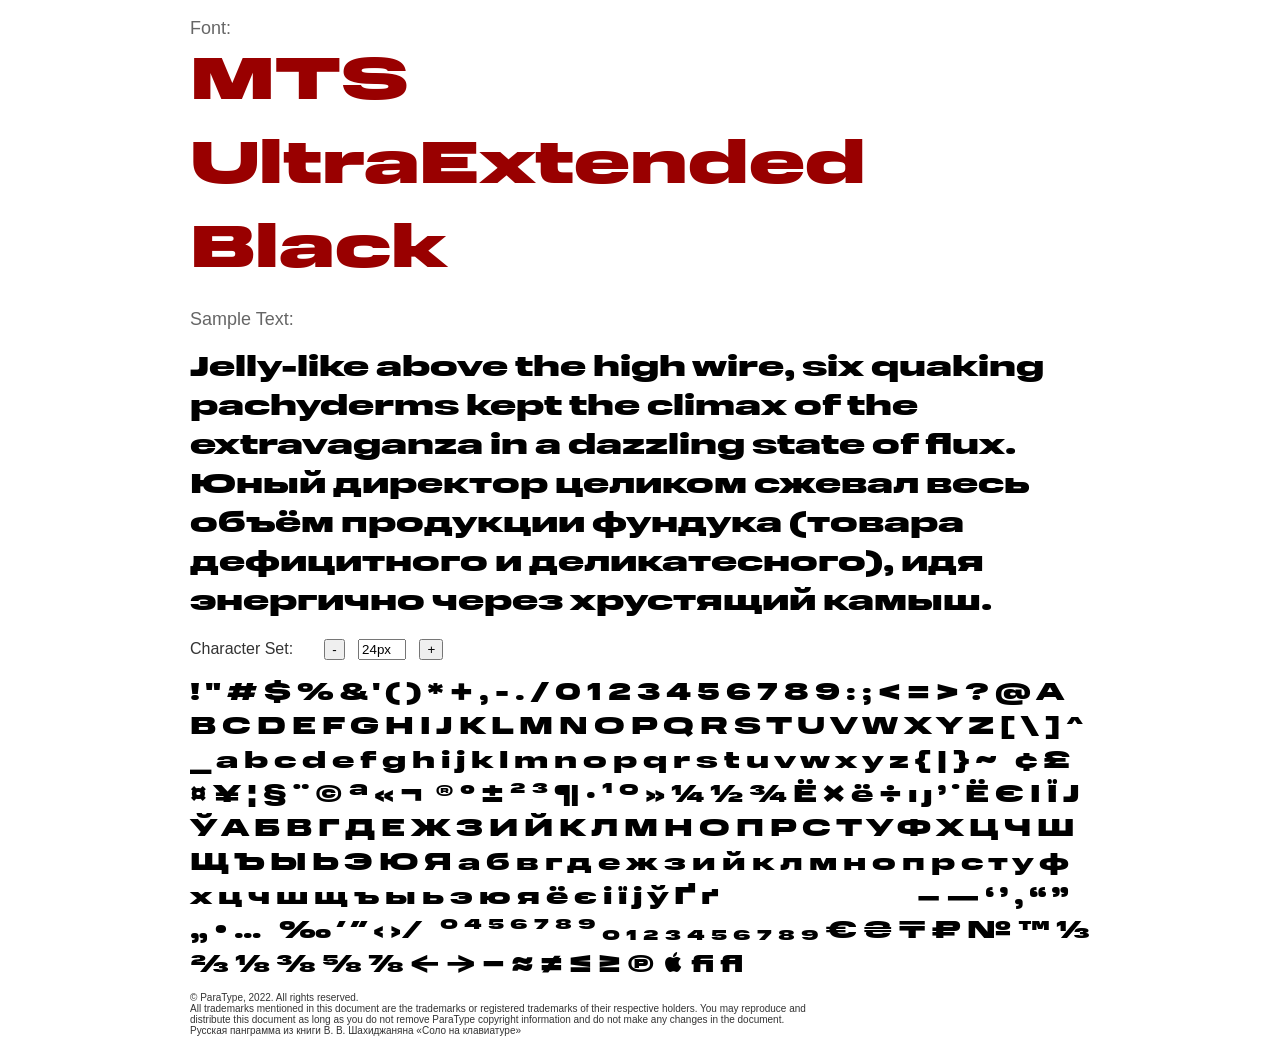
<file: app/frontend/static/fonts/Web/UltraExtended/MTSUltraExtended-Black/MTSUltraExtended-Black.html>
<!DOCTYPE html PUBLIC "-//W3C//DTD XHTML 1.0 Strict//EN"
	"http://www.w3.org/TR/xhtml1/DTD/xhtml1-strict.dtd">

<html xmlns="http://www.w3.org/1999/xhtml" xml:lang="en" lang="en">
<head>
	<meta http-equiv="Content-Type" content="text/html; charset=1252"/>

<!--
These webfonts were purchased at www.ParaType.com
You can purchase them too. Please don't steal them.

Please don't remove this notice. Thanks.
-->	
	<title>Font Face Demo</title>
	<link rel="stylesheet" href="MTSUltraExtended-Black.css" type="text/css" charset="utf-8">
	<style type="text/css" media="screen">
		body {font-family: Helvetica, Arial, sans-serif; color:#333333;}
		.MTSUltraExtendedBlack {
			font-family: 'MTSUltraExtendedBlack';
			font-weight: normal;
			font-style: normal;
			color:#000000;
		}

		.caption {
			font-size: 18px;
			color:#666666;
		}
		.FontName {
			font-size: 60px;
		}
		.CopyrightFont {
			font-size: 10px;
		}
		#container {
			width: 900px;
			margin-left: auto;
			margin-right: auto;
			overflow: none;
		}
		.samplebox {
			white-space:wrap;
			margin-top:10px;
			margin-bottom: 0px;
		}
	</style>
<script type="text/javascript">
	fsize = 24

function less()
{
	if (fsize > 2) {	
		fsize = fsize-1;
		p = document.getElementById('sample');
		p.style.fontSize = fsize + "px";
		document.getElementById('stext').value = fsize + "px";
	}
}	

function more()
{
	if (fsize < 100) {	
		fsize = fsize+1;
		setSize ()
	}
}	

function setSize ()
{
	p = document.getElementById('sample');
	p.style.fontSize = fsize + "px";
	document.getElementById('stext').value = fsize + "px";
}

function changeFSize()
{
	tsize = document.getElementById('stext').value;
	fsize = parseInt (tsize);
	setSize ();
	return false;
}
</script>	
</head>
<body>
	<div id="container">
<p class="caption">
Font: <br>

<span class="MTSUltraExtendedBlack samplebox" style="font-size:60px; color:#990000">
MTS UltraExtended Black</span></p>

<p class="caption">
Sample Text:</p>
<p class="MTSUltraExtendedBlack samplebox" style="font-size:28px">
Jelly-like above the high wire, six quaking pachyderms kept the climax of the extravaganza in a dazzling state of flux.<br>&#1070;&#1085;&#1099;&#1081; &#1076;&#1080;&#1088;&#1077;&#1082;&#1090;&#1086;&#1088; &#1094;&#1077;&#1083;&#1080;&#1082;&#1086;&#1084; &#1089;&#1078;&#1077;&#1074;&#1072;&#1083; &#1074;&#1077;&#1089;&#1100; &#1086;&#1073;&#1098;&#1105;&#1084; &#1087;&#1088;&#1086;&#1076;&#1091;&#1082;&#1094;&#1080;&#1080; &#1092;&#1091;&#1085;&#1076;&#1091;&#1082;&#1072; (&#1090;&#1086;&#1074;&#1072;&#1088;&#1072;   &#1076;&#1077;&#1092;&#1080;&#1094;&#1080;&#1090;&#1085;&#1086;&#1075;&#1086; &#1080;&#160;&#1076;&#1077;&#1083;&#1080;&#1082;&#1072;&#1090;&#1077;&#1089;&#1085;&#1086;&#1075;&#1086;), &#1080;&#1076;&#1103; &#1101;&#1085;&#1077;&#1088;&#1075;&#1080;&#1095;&#1085;&#1086; &#1095;&#1077;&#1088;&#1077;&#1079; &#1093;&#1088;&#1091;&#1089;&#1090;&#1103;&#1097;&#1080;&#1081; &#1082;&#1072;&#1084;&#1099;&#1096;.</p>

<p class="caption">
<form onsubmit="return changeFSize();">
Character Set: &nbsp;&nbsp;&nbsp;&nbsp;&nbsp; <input type="button" value="-" onClick="less()"> &nbsp;&nbsp;<input id="stext" type="text" value="24px" style="width:40px"> &nbsp;&nbsp;<input type="button" value="+" onClick="more()"></p>
</form>
<p id="sample" class="MTSUltraExtendedBlack samplebox"  contenteditable="true" style="font-size:24px;">
&#33; &#34; &#35; &#36; &#37; &#38; &#39; &#40; &#41; &#42; &#43; &#44; &#45; &#46; &#47; &#48; &#49; &#50; &#51; &#52; &#53; &#54; &#55; &#56; &#57; &#58; &#59; &#60; &#61; &#62; &#63; &#64; &#65; &#66; &#67; &#68; &#69; &#70; &#71; &#72; &#73; &#74; &#75; &#76; &#77; &#78; &#79; &#80; &#81; &#82; &#83; &#84; &#85; &#86; &#87; &#88; &#89; &#90; &#91; &#92; &#93; &#94; &#95; &#97; &#98; &#99; &#100; &#101; &#102; &#103; &#104; &#105; &#106; &#107; &#108; &#109; &#110; &#111; &#112; &#113; &#114; &#115; &#116; &#117; &#118; &#119; &#120; &#121; &#122; &#123; &#124; &#125; &#126; &#160; &#162; &#163; &#164; &#165; &#166; &#167; &#168; &#169; &#170; &#171; &#172; &#173; &#174; &#176; &#177; &#178; &#179; &#182; &#183; &#185; &#186; &#187; &#188; &#189; &#190; &#203; &#215; &#235; &#247; &#305; &#567; &#700; &#729; &#1025; &#1028; &#1030; &#1031; &#1032; &#1038; &#1040; &#1041; &#1042; &#1043; &#1044; &#1045; &#1046; &#1047; &#1048; &#1049; &#1050; &#1051; &#1052; &#1053; &#1054; &#1055; &#1056; &#1057; &#1058; &#1059; &#1060; &#1061; &#1062; &#1063; &#1064; &#1065; &#1066; &#1067; &#1068; &#1069; &#1070; &#1071; &#1072; &#1073; &#1074; &#1075; &#1076; &#1077; &#1078; &#1079; &#1080; &#1081; &#1082; &#1083; &#1084; &#1085; &#1086; &#1087; &#1088; &#1089; &#1090; &#1091; &#1092; &#1093; &#1094; &#1095; &#1096; &#1097; &#1098; &#1099; &#1100; &#1101; &#1102; &#1103; &#1105; &#1108; &#1110; &#1111; &#1112; &#1118; &#1168; &#1169; &#8192; &#8193; &#8194; &#8195; &#8196; &#8197; &#8198; &#8199; &#8200; &#8201; &#8202; &#8203; &#8211; &#8212; &#8216; &#8217; &#8218; &#8220; &#8221; &#8222; &#8226; &#8230; &#8239; &#8240; &#8242; &#8243; &#8249; &#8250; &#8260; &#8287; &#8288; &#8304; &#8308; &#8309; &#8310; &#8311; &#8312; &#8313; &#8320; &#8321; &#8322; &#8323; &#8324; &#8325; &#8326; &#8327; &#8328; &#8329; &#8364; &#8372; &#8376; &#8381; &#8470; &#8482; &#8531; &#8532; &#8539; &#8540; &#8541; &#8542; &#8592; &#8594; &#8722; &#8776; &#8800; &#8804; &#8805; &#9413; &#63743; &#64257; &#64258; </p>

<p class="CopyrightFont">
&#169; ParaType, 2022. All rights reserved.<br>All trademarks mentioned in this document are the trademarks or registered trademarks of their respective holders. You may reproduce and<br>distribute this document as long as you do not remove ParaType copyright information and do not make any changes in the document.<br>&#1056;&#1091;&#1089;&#1089;&#1082;&#1072;&#1103; &#1087;&#1072;&#1085;&#1075;&#1088;&#1072;&#1084;&#1084;&#1072; &#1080;&#1079; &#1082;&#1085;&#1080;&#1075;&#1080; &#1042;.&#160;&#1042;.&#160;&#1064;&#1072;&#1093;&#1080;&#1076;&#1078;&#1072;&#1085;&#1103;&#1085;&#1072; &#171;&#1057;&#1086;&#1083;&#1086; &#1085;&#1072;&#160;&#1082;&#1083;&#1072;&#1074;&#1080;&#1072;&#1090;&#1091;&#1088;&#1077;&#187;</p>	</div>

</body>
</html>
</file>
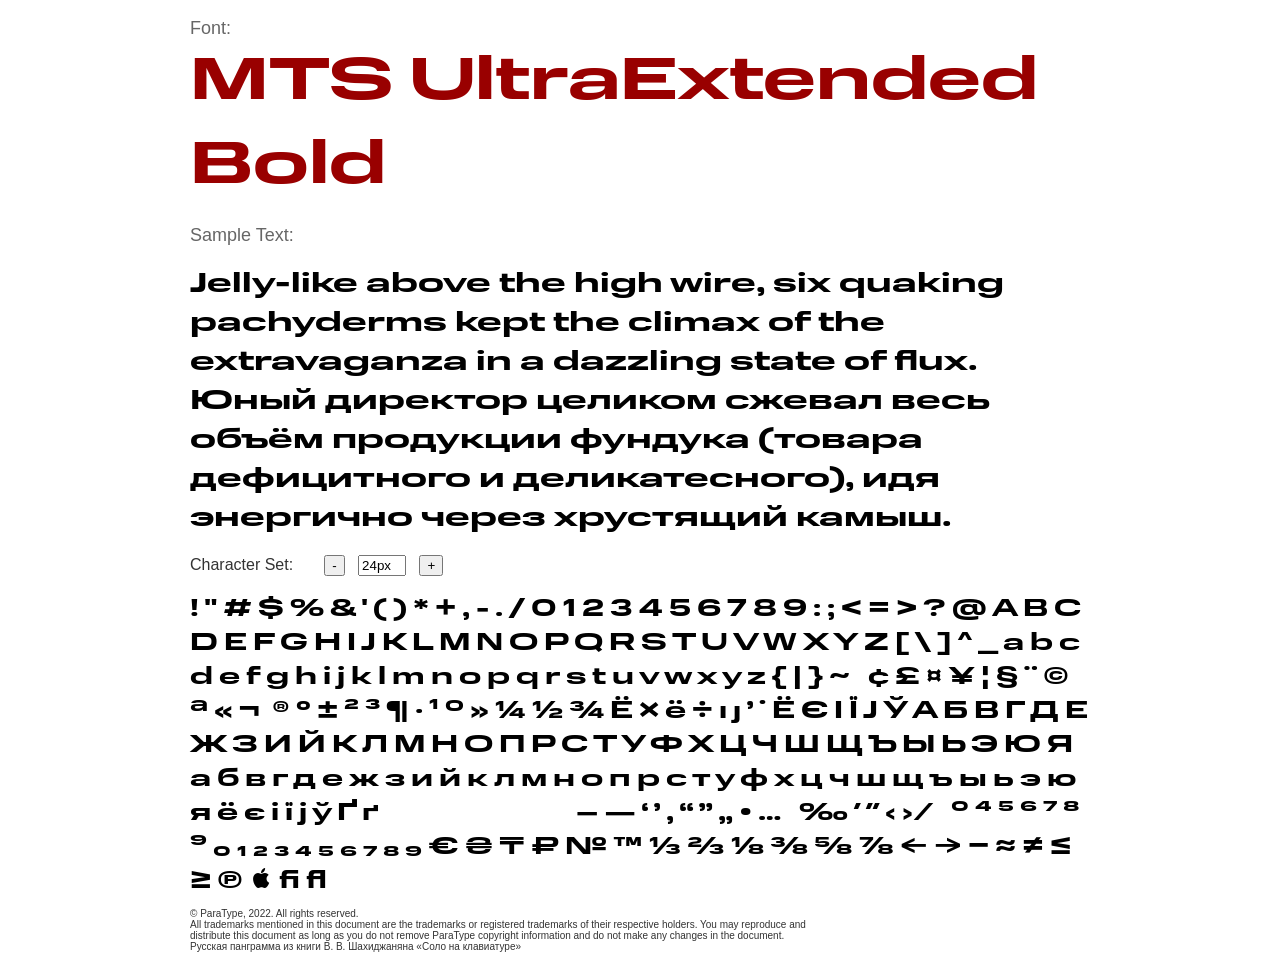
<file: app/frontend/static/fonts/Web/UltraExtended/MTSUltraExtended-Bold/MTSUltraExtended-Bold.html>
<!DOCTYPE html PUBLIC "-//W3C//DTD XHTML 1.0 Strict//EN"
	"http://www.w3.org/TR/xhtml1/DTD/xhtml1-strict.dtd">

<html xmlns="http://www.w3.org/1999/xhtml" xml:lang="en" lang="en">
<head>
	<meta http-equiv="Content-Type" content="text/html; charset=1252"/>

<!--
These webfonts were purchased at www.ParaType.com
You can purchase them too. Please don't steal them.

Please don't remove this notice. Thanks.
-->	
	<title>Font Face Demo</title>
	<link rel="stylesheet" href="MTSUltraExtended-Bold.css" type="text/css" charset="utf-8">
	<style type="text/css" media="screen">
		body {font-family: Helvetica, Arial, sans-serif; color:#333333;}
		.MTSUltraExtendedBold {
			font-family: 'MTSUltraExtendedBold';
			font-weight: normal;
			font-style: normal;
			color:#000000;
		}

		.caption {
			font-size: 18px;
			color:#666666;
		}
		.FontName {
			font-size: 60px;
		}
		.CopyrightFont {
			font-size: 10px;
		}
		#container {
			width: 900px;
			margin-left: auto;
			margin-right: auto;
			overflow: none;
		}
		.samplebox {
			white-space:wrap;
			margin-top:10px;
			margin-bottom: 0px;
		}
	</style>
<script type="text/javascript">
	fsize = 24

function less()
{
	if (fsize > 2) {	
		fsize = fsize-1;
		p = document.getElementById('sample');
		p.style.fontSize = fsize + "px";
		document.getElementById('stext').value = fsize + "px";
	}
}	

function more()
{
	if (fsize < 100) {	
		fsize = fsize+1;
		setSize ()
	}
}	

function setSize ()
{
	p = document.getElementById('sample');
	p.style.fontSize = fsize + "px";
	document.getElementById('stext').value = fsize + "px";
}

function changeFSize()
{
	tsize = document.getElementById('stext').value;
	fsize = parseInt (tsize);
	setSize ();
	return false;
}
</script>	
</head>
<body>
	<div id="container">
<p class="caption">
Font: <br>

<span class="MTSUltraExtendedBold samplebox" style="font-size:60px; color:#990000">
MTS UltraExtended Bold</span></p>

<p class="caption">
Sample Text:</p>
<p class="MTSUltraExtendedBold samplebox" style="font-size:28px">
Jelly-like above the high wire, six quaking pachyderms kept the climax of the extravaganza in a dazzling state of flux.<br>&#1070;&#1085;&#1099;&#1081; &#1076;&#1080;&#1088;&#1077;&#1082;&#1090;&#1086;&#1088; &#1094;&#1077;&#1083;&#1080;&#1082;&#1086;&#1084; &#1089;&#1078;&#1077;&#1074;&#1072;&#1083; &#1074;&#1077;&#1089;&#1100; &#1086;&#1073;&#1098;&#1105;&#1084; &#1087;&#1088;&#1086;&#1076;&#1091;&#1082;&#1094;&#1080;&#1080; &#1092;&#1091;&#1085;&#1076;&#1091;&#1082;&#1072; (&#1090;&#1086;&#1074;&#1072;&#1088;&#1072;   &#1076;&#1077;&#1092;&#1080;&#1094;&#1080;&#1090;&#1085;&#1086;&#1075;&#1086; &#1080;&#160;&#1076;&#1077;&#1083;&#1080;&#1082;&#1072;&#1090;&#1077;&#1089;&#1085;&#1086;&#1075;&#1086;), &#1080;&#1076;&#1103; &#1101;&#1085;&#1077;&#1088;&#1075;&#1080;&#1095;&#1085;&#1086; &#1095;&#1077;&#1088;&#1077;&#1079; &#1093;&#1088;&#1091;&#1089;&#1090;&#1103;&#1097;&#1080;&#1081; &#1082;&#1072;&#1084;&#1099;&#1096;.</p>

<p class="caption">
<form onsubmit="return changeFSize();">
Character Set: &nbsp;&nbsp;&nbsp;&nbsp;&nbsp; <input type="button" value="-" onClick="less()"> &nbsp;&nbsp;<input id="stext" type="text" value="24px" style="width:40px"> &nbsp;&nbsp;<input type="button" value="+" onClick="more()"></p>
</form>
<p id="sample" class="MTSUltraExtendedBold samplebox"  contenteditable="true" style="font-size:24px;">
&#33; &#34; &#35; &#36; &#37; &#38; &#39; &#40; &#41; &#42; &#43; &#44; &#45; &#46; &#47; &#48; &#49; &#50; &#51; &#52; &#53; &#54; &#55; &#56; &#57; &#58; &#59; &#60; &#61; &#62; &#63; &#64; &#65; &#66; &#67; &#68; &#69; &#70; &#71; &#72; &#73; &#74; &#75; &#76; &#77; &#78; &#79; &#80; &#81; &#82; &#83; &#84; &#85; &#86; &#87; &#88; &#89; &#90; &#91; &#92; &#93; &#94; &#95; &#97; &#98; &#99; &#100; &#101; &#102; &#103; &#104; &#105; &#106; &#107; &#108; &#109; &#110; &#111; &#112; &#113; &#114; &#115; &#116; &#117; &#118; &#119; &#120; &#121; &#122; &#123; &#124; &#125; &#126; &#160; &#162; &#163; &#164; &#165; &#166; &#167; &#168; &#169; &#170; &#171; &#172; &#173; &#174; &#176; &#177; &#178; &#179; &#182; &#183; &#185; &#186; &#187; &#188; &#189; &#190; &#203; &#215; &#235; &#247; &#305; &#567; &#700; &#729; &#1025; &#1028; &#1030; &#1031; &#1032; &#1038; &#1040; &#1041; &#1042; &#1043; &#1044; &#1045; &#1046; &#1047; &#1048; &#1049; &#1050; &#1051; &#1052; &#1053; &#1054; &#1055; &#1056; &#1057; &#1058; &#1059; &#1060; &#1061; &#1062; &#1063; &#1064; &#1065; &#1066; &#1067; &#1068; &#1069; &#1070; &#1071; &#1072; &#1073; &#1074; &#1075; &#1076; &#1077; &#1078; &#1079; &#1080; &#1081; &#1082; &#1083; &#1084; &#1085; &#1086; &#1087; &#1088; &#1089; &#1090; &#1091; &#1092; &#1093; &#1094; &#1095; &#1096; &#1097; &#1098; &#1099; &#1100; &#1101; &#1102; &#1103; &#1105; &#1108; &#1110; &#1111; &#1112; &#1118; &#1168; &#1169; &#8192; &#8193; &#8194; &#8195; &#8196; &#8197; &#8198; &#8199; &#8200; &#8201; &#8202; &#8203; &#8211; &#8212; &#8216; &#8217; &#8218; &#8220; &#8221; &#8222; &#8226; &#8230; &#8239; &#8240; &#8242; &#8243; &#8249; &#8250; &#8260; &#8287; &#8288; &#8304; &#8308; &#8309; &#8310; &#8311; &#8312; &#8313; &#8320; &#8321; &#8322; &#8323; &#8324; &#8325; &#8326; &#8327; &#8328; &#8329; &#8364; &#8372; &#8376; &#8381; &#8470; &#8482; &#8531; &#8532; &#8539; &#8540; &#8541; &#8542; &#8592; &#8594; &#8722; &#8776; &#8800; &#8804; &#8805; &#9413; &#63743; &#64257; &#64258; </p>

<p class="CopyrightFont">
&#169; ParaType, 2022. All rights reserved.<br>All trademarks mentioned in this document are the trademarks or registered trademarks of their respective holders. You may reproduce and<br>distribute this document as long as you do not remove ParaType copyright information and do not make any changes in the document.<br>&#1056;&#1091;&#1089;&#1089;&#1082;&#1072;&#1103; &#1087;&#1072;&#1085;&#1075;&#1088;&#1072;&#1084;&#1084;&#1072; &#1080;&#1079; &#1082;&#1085;&#1080;&#1075;&#1080; &#1042;.&#160;&#1042;.&#160;&#1064;&#1072;&#1093;&#1080;&#1076;&#1078;&#1072;&#1085;&#1103;&#1085;&#1072; &#171;&#1057;&#1086;&#1083;&#1086; &#1085;&#1072;&#160;&#1082;&#1083;&#1072;&#1074;&#1080;&#1072;&#1090;&#1091;&#1088;&#1077;&#187;</p>	</div>

</body>
</html>
</file>
<file: app/frontend/static/fonts/Web/Compact/MTSCompact-Black/MTSCompact-Black.css>
/* Generated by ParaType (http://www.paratype.com)*/
/* Font MTS Compact Black: Copyright (c) ParaType, 2022. All rights reserved.*/

@font-face {
	font-family: 'MTSCompactBlack';
	src: url('MTSCompact-Black.eot');
	src:
	     url('MTSCompact-Black.eot?#iefix') format('embedded-opentype'),
	     url('MTSCompact-Black.woff2') format('woff2'),
	     url('MTSCompact-Black.woff') format('woff');
	font-weight: normal;
	font-style: normal;
}
</file>
<file: app/frontend/static/fonts/Web/Compact/MTSCompact-Bold/MTSCompact-Bold.css>
/* Generated by ParaType (http://www.paratype.com)*/
/* Font MTS Compact Bold: Copyright (c) ParaType, 2022. All rights reserved.*/

@font-face {
	font-family: 'MTSCompactBold';
	src: url('MTSCompact-Bold.eot');
	src:
	     url('MTSCompact-Bold.eot?#iefix') format('embedded-opentype'),
	     url('MTSCompact-Bold.woff2') format('woff2'),
	     url('MTSCompact-Bold.woff') format('woff');
	font-weight: normal;
	font-style: normal;
}
</file>
<file: app/frontend/static/fonts/Web/Compact/MTSCompact-Medium/MTSCompact-Medium.css>
/* Generated by ParaType (http://www.paratype.com)*/
/* Font MTS Compact Medium: Copyright (c) ParaType, 2022. All rights reserved.*/

@font-face {
	font-family: 'MTSCompactMedium';
	src: url('MTSCompact-Medium.eot');
	src:
	     url('MTSCompact-Medium.eot?#iefix') format('embedded-opentype'),
	     url('MTSCompact-Medium.woff2') format('woff2'),
	     url('MTSCompact-Medium.woff') format('woff');
	font-weight: normal;
	font-style: normal;
}
</file>
<file: app/frontend/static/fonts/Web/Compact/MTSCompact-Regular/MTSCompact-Regular.css>
/* Generated by ParaType (http://www.paratype.com)*/
/* Font MTS Compact Regular: Copyright (c) ParaType, 2022. All rights reserved.*/

@font-face {
	font-family: 'MTSCompactRegular';
	src: url('MTSCompact-Regular.eot');
	src:
	     url('MTSCompact-Regular.eot?#iefix') format('embedded-opentype'),
	     url('MTSCompact-Regular.woff2') format('woff2'),
	     url('MTSCompact-Regular.woff') format('woff');
	font-weight: normal;
	font-style: normal;
}
</file>
<file: app/frontend/static/fonts/Web/Extended/MTSExtended-Black/MTSExtended-Black.css>
/* Generated by ParaType (http://www.paratype.com)*/
/* Font MTS Extended Black: Copyright (c) ParaType, 2022. All rights reserved.*/

@font-face {
	font-family: 'MTSExtendedBlack';
	src: url('MTSExtended-Black.eot');
	src:
	     url('MTSExtended-Black.eot?#iefix') format('embedded-opentype'),
	     url('MTSExtended-Black.woff2') format('woff2'),
	     url('MTSExtended-Black.woff') format('woff');
	font-weight: normal;
	font-style: normal;
}
</file>
<file: app/frontend/static/fonts/Web/Extended/MTSExtended-Bold/MTSExtended-Bold.css>
/* Generated by ParaType (http://www.paratype.com)*/
/* Font MTS Extended Bold: Copyright (c) ParaType, 2022. All rights reserved.*/

@font-face {
	font-family: 'MTSExtendedBold';
	src: url('MTSExtended-Bold.eot');
	src:
	     url('MTSExtended-Bold.eot?#iefix') format('embedded-opentype'),
	     url('MTSExtended-Bold.woff2') format('woff2'),
	     url('MTSExtended-Bold.woff') format('woff');
	font-weight: normal;
	font-style: normal;
}
</file>
<file: app/frontend/static/fonts/Web/Extended/MTSExtended-Medium/MTSExtended-Medium.css>
/* Generated by ParaType (http://www.paratype.com)*/
/* Font MTS Extended Medium: Copyright (c) ParaType, 2023. All rights reserved.*/

@font-face {
	font-family: 'MTSExtendedMedium';
	src: url('MTSExtended-Medium.eot');
	src:
	     url('MTSExtended-Medium.eot?#iefix') format('embedded-opentype'),
	     url('MTSExtended-Medium.woff2') format('woff2'),
	     url('MTSExtended-Medium.woff') format('woff');
	font-weight: normal;
	font-style: normal;
}
</file>
<file: app/frontend/static/fonts/Web/Extended/MTSExtended-Regular/MTSExtended-Regular.css>
/* Generated by ParaType (http://www.paratype.com)*/
/* Font MTS Extended Regular: Copyright (c) ParaType, 2022. All rights reserved.*/

@font-face {
	font-family: 'MTSExtendedRegular';
	src: url('MTSExtended-Regular.eot');
	src:
	     url('MTSExtended-Regular.eot?#iefix') format('embedded-opentype'),
	     url('MTSExtended-Regular.woff2') format('woff2'),
	     url('MTSExtended-Regular.woff') format('woff');
	font-weight: normal;
	font-style: normal;
}
</file>
<file: app/frontend/static/fonts/Web/Text/MTSText-Black/MTSText-Black.css>
/* Generated by ParaType (http://www.paratype.com)*/
/* Font MTS Text Black: Copyright (c) ParaType, 2022. All rights reserved.*/

@font-face {
	font-family: 'MTSTextBlack';
	src: url('MTSText-Black.eot');
	src:
	     url('MTSText-Black.eot?#iefix') format('embedded-opentype'),
	     url('MTSText-Black.woff2') format('woff2'),
	     url('MTSText-Black.woff') format('woff');
	font-weight: normal;
	font-style: normal;
}
</file>
<file: app/frontend/static/fonts/Web/Text/MTSText-Bold/MTSText-Bold.css>
/* Generated by ParaType (http://www.paratype.com)*/
/* Font MTS Text Bold: Copyright (c) ParaType, 2022. All rights reserved.*/

@font-face {
	font-family: 'MTSTextBold';
	src: url('MTSText-Bold.eot');
	src:
	     url('MTSText-Bold.eot?#iefix') format('embedded-opentype'),
	     url('MTSText-Bold.woff2') format('woff2'),
	     url('MTSText-Bold.woff') format('woff');
	font-weight: normal;
	font-style: normal;
}
</file>
<file: app/frontend/static/fonts/Web/Text/MTSText-Medium/MTSText-Medium.css>
/* Generated by ParaType (http://www.paratype.com)*/
/* Font MTS Text Medium: Copyright (c) ParaType, 2022. All rights reserved.*/

@font-face {
	font-family: 'MTSTextMedium';
	src: url('MTSText-Medium.eot');
	src:
	     url('MTSText-Medium.eot?#iefix') format('embedded-opentype'),
	     url('MTSText-Medium.woff2') format('woff2'),
	     url('MTSText-Medium.woff') format('woff');
	font-weight: normal;
	font-style: normal;
}
</file>
<file: app/frontend/static/fonts/Web/Text/MTSText-Regular/MTSText-Regular.css>
/* Generated by ParaType (http://www.paratype.com)*/
/* Font MTS Text Regular: Copyright (c) ParaType, 2022. All rights reserved.*/

@font-face {
	font-family: 'MTSTextRegular';
	src: url('MTSText-Regular.eot');
	src:
	     url('MTSText-Regular.eot?#iefix') format('embedded-opentype'),
	     url('MTSText-Regular.woff2') format('woff2'),
	     url('MTSText-Regular.woff') format('woff');
	font-weight: normal;
	font-style: normal;
}
</file>
<file: app/frontend/static/fonts/Web/UltraExtended/MTSUltraExtended-Black/MTSUltraExtended-Black.css>
/* Generated by ParaType (http://www.paratype.com)*/
/* Font MTS UltraExtended Black: Copyright (c) ParaType, 2022. All rights reserved.*/

@font-face {
	font-family: 'MTSUltraExtendedBlack';
	src: url('MTSUltraExtended-Black.eot');
	src:
	     url('MTSUltraExtended-Black.eot?#iefix') format('embedded-opentype'),
	     url('MTSUltraExtended-Black.woff2') format('woff2'),
	     url('MTSUltraExtended-Black.woff') format('woff');
	font-weight: normal;
	font-style: normal;
}
</file>
<file: app/frontend/static/fonts/Web/UltraExtended/MTSUltraExtended-Bold/MTSUltraExtended-Bold.css>
/* Generated by ParaType (http://www.paratype.com)*/
/* Font MTS UltraExtended Bold: Copyright (c) ParaType, 2022. All rights reserved.*/

@font-face {
	font-family: 'MTSUltraExtendedBold';
	src: url('MTSUltraExtended-Bold.eot');
	src:
	     url('MTSUltraExtended-Bold.eot?#iefix') format('embedded-opentype'),
	     url('MTSUltraExtended-Bold.woff2') format('woff2'),
	     url('MTSUltraExtended-Bold.woff') format('woff');
	font-weight: normal;
	font-style: normal;
}
</file>
